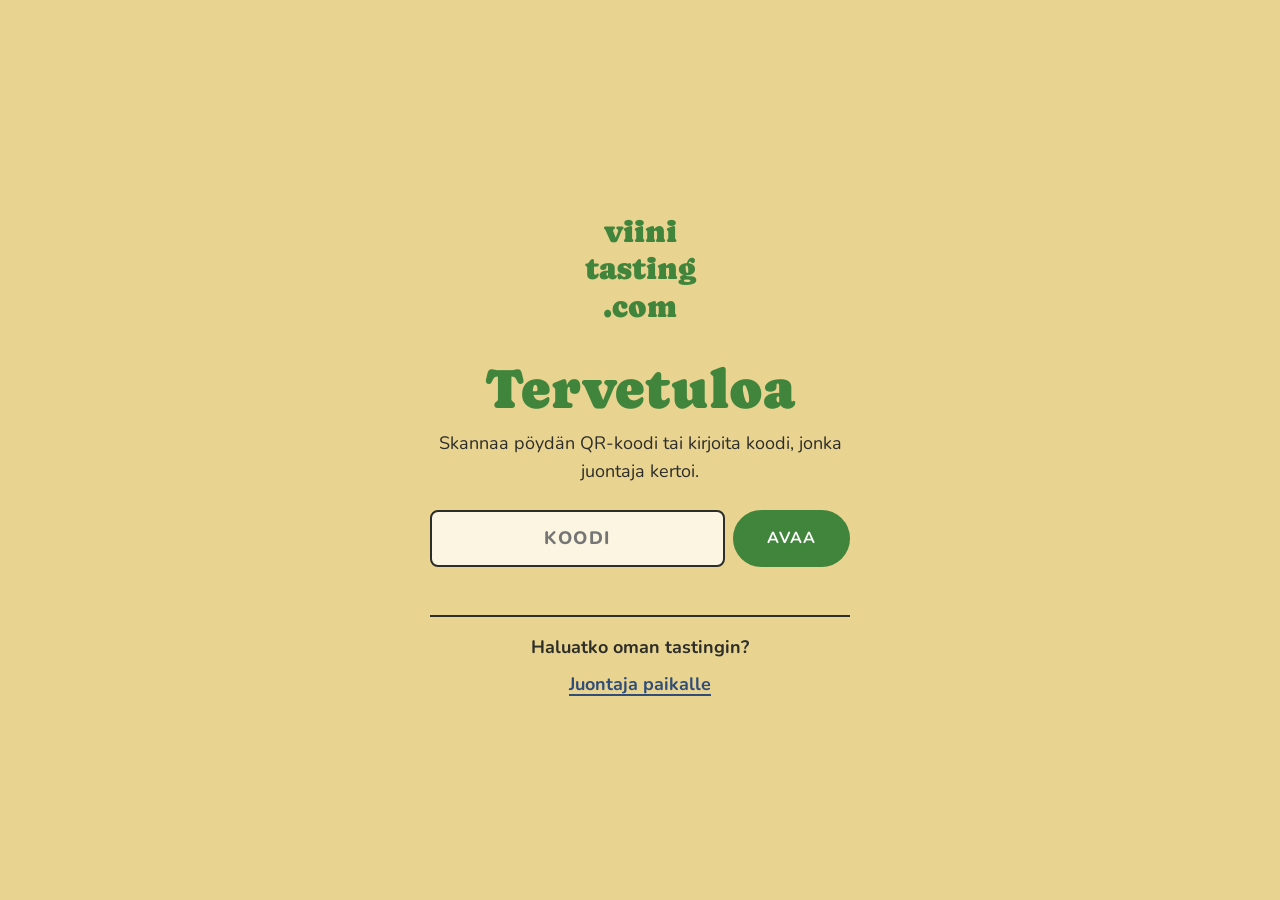
<file: index.html>
<!DOCTYPE html>
<html lang="fi" data-theme="vaalea">
<head>
<meta charset="utf-8">
<meta name="viewport" content="width=device-width, initial-scale=1">
<meta name="robots" content="noindex">
<meta name="theme-color" content="#e8d390">
<title>Viinitasting.com · Tasting</title>
<link rel="preconnect" href="https://firestore.googleapis.com" crossorigin>
<link rel="preconnect" href="https://identitytoolkit.googleapis.com" crossorigin>
<link rel="preconnect" href="https://fonts.googleapis.com">
<link rel="preconnect" href="https://fonts.gstatic.com" crossorigin>
<link rel="preload" href="/app.js?v=43" as="script">
<link href="https://fonts.googleapis.com/css2?family=Caprasimo&family=DM+Serif+Display&family=Nunito:wght@400;600;700;800&display=swap" rel="stylesheet">
<link rel="stylesheet" href="/app.css?v=37">
<style>
.lataus { min-height: 100vh; display: flex; align-items: center; justify-content: center; text-align: center; padding: var(--vali-6) var(--vali-5); }
.lataus > div { width: 100%; max-width: 420px; }
</style>
</head>
<body>
<div id="app"><main class="lataus"><div><svg class="sanamerkki" viewBox="0 0 200 150" role="img" aria-label="viinitasting.com"><g aria-hidden="true"><circle class="kupla" cx="30" cy="160" r="5" style="--t:4.2s;--d:-1s"/><circle class="kupla" cx="52" cy="160" r="3" style="--t:3.4s;--d:-2.6s"/><circle class="kupla" cx="78" cy="160" r="6" style="--t:5s;--d:-0.4s"/><circle class="kupla" cx="104" cy="160" r="4" style="--t:3.8s;--d:-3s"/><circle class="kupla" cx="128" cy="160" r="5" style="--t:4.6s;--d:-1.8s"/><circle class="kupla" cx="150" cy="160" r="3" style="--t:3.2s;--d:-0.9s"/><circle class="kupla" cx="172" cy="160" r="6" style="--t:5.4s;--d:-3.6s"/><circle class="kupla" cx="90" cy="160" r="3" style="--t:3s;--d:-2s"/><circle class="kupla" cx="140" cy="160" r="4" style="--t:4s;--d:-3.2s"/><circle class="kupla" cx="64" cy="160" r="4" style="--t:4.4s;--d:-4s"/></g><g class="rivi" style="--d:0s"><text class="sana" x="100" y="44">viini</text></g><g class="rivi" style="--d:.25s"><text class="sana" x="100" y="86">tasting</text></g><g class="rivi" style="--d:.5s"><text class="sana" x="100" y="128">.com</text></g></svg><div id="etusivu" class="e-sisus"><p class="o-vaimea" id="lataus-teksti">Avataan illan tastingia…</p></div></div></main></div>
<noscript>Tämä sivu tarvitsee JavaScriptin.</noscript>
<script src="/asetukset.js"></script>
<script src="/emojit.js?v=20"></script>
<script src="/yhteys.js?v=22"></script>
<script src="/qr.js"></script>
<script>
(function () {
  var A = window.VT_ASETUKSET || {};
  var haku = new URLSearchParams(location.search);
  var id = (haku.get("t") || "").trim().toLowerCase();
  var esikatselu = (haku.get("esikatselu") || "").trim().toLowerCase();
  // Kokeilu (?t=<tunnus>&kokeilu=1): asiakas voi kokeilla settiä etukäteen. Mitään ei tallenneta, eikä kokeilu sekoita illan tilaa samalla puhelimella.
  var kokeilu = haku.get("kokeilu") === "1";
  var alue = document.getElementById("etusivu");
  var VARAUS = A.varausLinkki || "https://viinitasting.com", ARVIO = A.arvioLinkki || "", KAUPPA = A.kauppaLinkki || "";
  function esc(x) { return String(x == null ? "" : x).replace(/[&<>"']/g, function (c) { return { "&": "&amp;", "<": "&lt;", ">": "&gt;", '"': "&quot;", "'": "&#39;" }[c]; }); }
  function teksti(t) { alue.innerHTML = '<p class="o-vaimea">' + esc(t) + "</p>"; }
  // Etusivu: QR-koodi tai juontajan kertoma koodi. Väärä koodi näytetään samalla sivulla, jotta voi yrittää heti uudelleen.
  function etusivu(virhe, koodi) {
    document.title = "Viinitasting.com · Tasting";
    alue.innerHTML = '<p class="o-display">Tervetuloa</p>' +
      '<p class="e-ohje">Skannaa pöydän QR-koodi tai kirjoita koodi, jonka juontaja kertoi.</p>' +
      '<form class="e-koodi" id="koodilomake" novalidate><label class="e-piilo" for="koodi">Tastingin koodi</label>' +
      '<input class="o-kentta" id="koodi" name="koodi" placeholder="Koodi" autocomplete="off" autocapitalize="characters" spellcheck="false" maxlength="60" value="' + esc((koodi || "").toUpperCase()) + '"' + (virhe ? ' aria-invalid="true" aria-describedby="koodivirhe"' : "") + ">" +
      '<button class="vt-painike" type="submit">Avaa</button></form>' +
      (virhe ? '<p class="e-virhe" id="koodivirhe" role="alert">' + esc(virhe) + "</p>" : "") +
      '<div class="e-oma"><p>Haluatko oman tastingin?</p><div class="e-linkit"><a class="vt-linkki" href="' + esc(VARAUS) + '">Juontaja paikalle</a>' +
      (KAUPPA ? '<a class="vt-linkki" href="' + esc(KAUPPA) + '">Omatoimitasting kotiin</a>' : "") + "</div></div>";
    document.getElementById("koodilomake").addEventListener("submit", function (e) {
      e.preventDefault();
      var v = document.getElementById("koodi").value.trim().toLowerCase().replace(/[åä]/g, "a").replace(/ö/g, "o").replace(/\s+/g, "-").replace(/[^a-z0-9-]/g, "");
      if (!v) { etusivu("Kirjoita koodi, niin avaan tastingin.", ""); return; }
      location.href = "/?t=" + encodeURIComponent(v);
    });
    if (virhe) { var k = document.getElementById("koodi"); k.focus(); k.select(); }
  }
  // Vanhentunut linkki: kiitos ja seuraavat askeleet umpikujan sijaan.
  function kiitos() {
    document.title = "Kiitos illasta · Viinitasting.com";
    alue.innerHTML = '<p class="o-display">Kiitos illasta!</p>' +
      '<p class="e-ohje">Tämän tastingin linkki on päättynyt. Toivottavasti ilta oli hyvä.</p>' +
      '<div class="e-askeleet"><a class="vt-painike vt-painike--leveä" href="' + esc(VARAUS) + '">Varaa juontaja paikalle</a>' +
      '<p class="o-vaimea">Saitko illan lopuksi lahjakortin? Se käy juontajan varaukseen.</p>' +
      (KAUPPA ? '<a class="vt-painike vt-painike--toissijainen vt-painike--leveä" href="' + esc(KAUPPA) + '">Valitse seuraava omatoimiteema</a>' : "") +
      (ARVIO ? '<a class="vt-painike vt-painike--toissijainen vt-painike--leveä" href="' + esc(ARVIO) + '">Kerro, miten ilta meni</a>' : "") + "</div>";
  }
  function kaynnista(t, tunnus) {
    t.id = tunnus;
    t.osoite = location.origin + "/?t=" + (t.kokeilu ? id : t.esikatselu ? esikatselu : tunnus);
    window.TASTING = t;
    document.title = (t.nimi || "Tasting") + " · Viinitasting.com";
    var s = document.createElement("script"); s.src = "/app.js?v=43"; document.body.appendChild(s);
  }
  // Esikatselu hallinnasta: tallentamaton setti tulee selaimen muistista, eikä mitään tallenneta palvelimelle.
  if (esikatselu && /^[a-z0-9-]{1,60}$/.test(esikatselu)) {
    var data = null;
    try { data = JSON.parse(localStorage.getItem("vt-esikatselu") || "null"); localStorage.removeItem("vt-tasting-esikatselu-" + esikatselu); } catch (e) {}
    if (!data) { teksti("Esikatselu ei auennut. Avaa se uudelleen hallinnasta."); return; }
    data.esikatselu = true;
    kaynnista(data, "esikatselu-" + esikatselu);
    return;
  }
  var EI_LOYDY = "Tällä koodilla tai linkillä ei löytynyt tastingia. Tarkista koodi tai kysy järjestäjältä.";
  if (!id) { etusivu(); return; }
  if (!/^[a-z0-9-]{1,60}$/.test(id) || !window.VTData) { etusivu(EI_LOYDY, id); return; }
  var aikaraja = setTimeout(function () { teksti("Yhteys on hidas. Odota hetki tai lataa sivu uudelleen."); }, 10000);
  window.VTData.haeTasting(id).then(function (t) {
    clearTimeout(aikaraja);
    if (!t) { etusivu(EI_LOYDY, id); return; }
    if (t.voimassaAstiMs && t.voimassaAstiMs < Date.now()) { kiitos(); return; }
    if (kokeilu) { t.esikatselu = true; t.kokeilu = true; kaynnista(t, "kokeilu-" + id); return; }
    kaynnista(t, id);
  }, function (e) {
    clearTimeout(aikaraja);
    // Firestore-säännöt eivät näytä vanhentunutta omatoimisettiä eivätkä omatoimipohjaa.
    if (e && e.code === "permission-denied") { kiitos(); return; }
    teksti("Tastingin lataus epäonnistui. Lataa sivu uudelleen.");
  });
})();
</script>
</body>
</html>
</file>
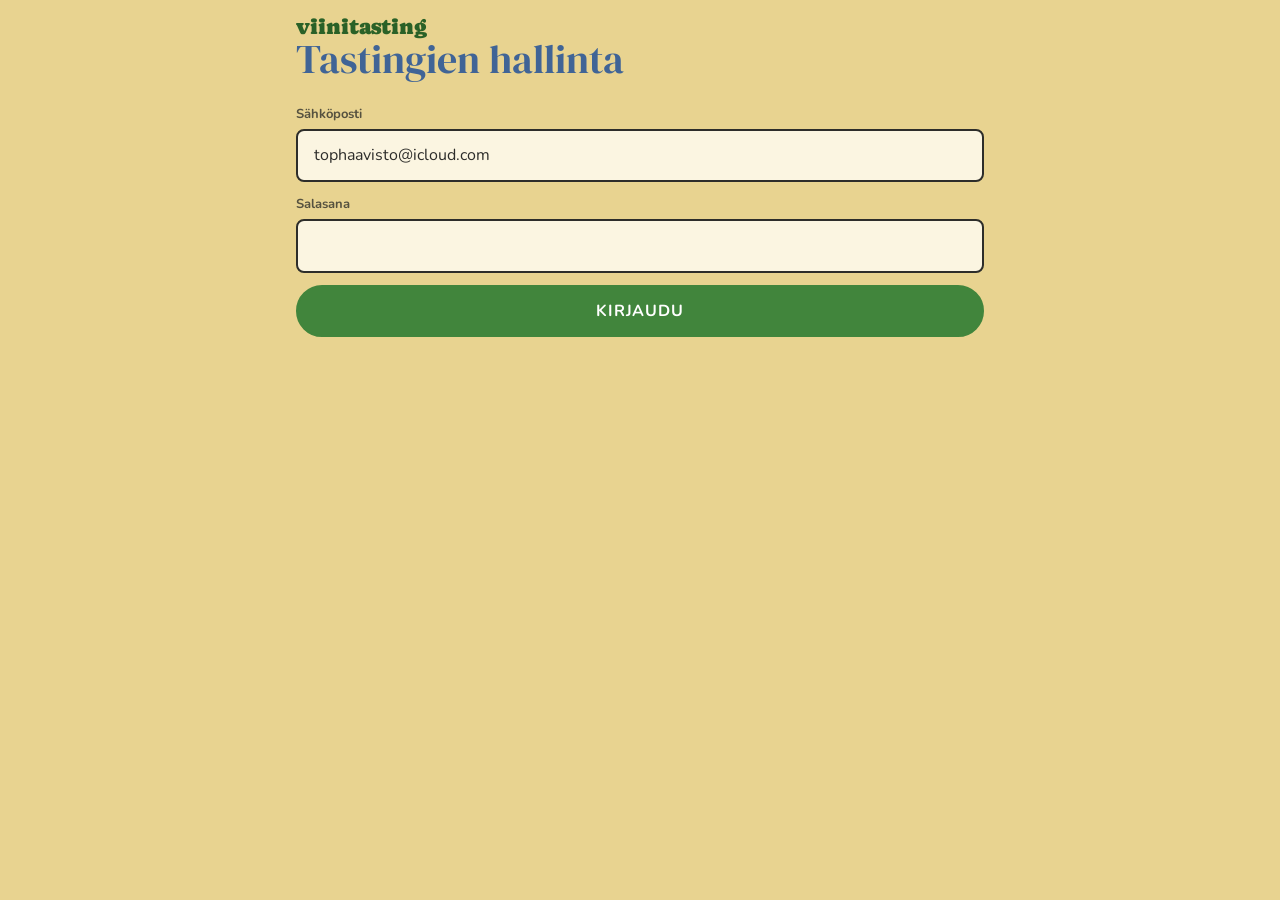
<file: hallinta/index.html>
<!DOCTYPE html>
<html lang="fi" data-theme="vaalea">
<head>
<meta charset="utf-8">
<meta name="viewport" content="width=device-width, initial-scale=1, viewport-fit=cover">
<meta name="robots" content="noindex">
<title>Tastingit · Viinitasting.com</title>
<link rel="preconnect" href="https://fonts.googleapis.com">
<link rel="preconnect" href="https://fonts.gstatic.com" crossorigin>
<link href="https://fonts.googleapis.com/css2?family=Caprasimo&family=DM+Serif+Display&family=Nunito:wght@400;600;700;800&display=swap" rel="stylesheet">
<link rel="stylesheet" href="/app.css?v=37">
<link rel="stylesheet" href="/hallinta/hallinta.css?v=10">
</head>
<body class="h-body">
<div id="app"><main class="o-kehys"><p class="o-vaimea">Ladataan…</p></main></div>
<noscript>Tämä sivu tarvitsee JavaScriptin.</noscript>
<script src="/asetukset.js"></script>
<script src="/emojit.js?v=18"></script>
<script src="/yhteys.js?v=22"></script>
<script src="/qr.js"></script>
<script src="/hallinta/hallinta.js?v=18"></script>
</body>
</html>
</file>
<file: app.css>
:root {
  --tausta: #e8d390; --pinta: #fbf5e1; --teksti: #2d2d2a; --teksti-vaimea: #55513f;
  --sininen: #406496; --sininen-syva: #2f4d78; --vihrea: #41853c; --vihrea-syva: #2a6127;
  --valkoinen: #ffffff; --on-vihrea: #ffffff; --muste: #2d2d2a; --voi: #e8d390;
  --virhe: #8f2a23; --viini-punainen: #7d2733; --on-viini-punainen: #ffffff;
  --alk-tausta: #d7e5f6; --viini-rose: #e3a5a0; --viini-valkoinen: #f1e7b4; --viini-kuohu: #b98f2e;
  --varjo-leima: 4px 4px 0 #2d2d2a; --varjo-pehmea: 0 6px 16px rgba(45, 45, 42, 0.16);
  --font-display: Caprasimo, "Cooper Black", Georgia, serif;
  --font-otsikko: "DM Serif Display", Georgia, "Times New Roman", serif;
  --font-leipa: Nunito, "Trebuchet MS", Arial, sans-serif;
  --vali-1: 4px; --vali-2: 8px; --vali-3: 12px; --vali-4: 16px; --vali-5: 24px; --vali-6: 32px; --vali-7: 48px; --vali-8: 64px;
  --kulma-s: 8px; --kulma-m: 16px; --kulma-l: 28px; --kulma-pilleri: 999px;
  --viiva: var(--teksti); --fokus: var(--teksti);
}
[data-theme="ilta"] {
  --tausta: #22221f; --pinta: #30302b; --teksti: #f3e9c6; --teksti-vaimea: #c4bb9c;
  --sininen: #a9c1e3; --sininen-syva: #a9c1e3; --vihrea-syva: #8fce88; --virhe: #f0a59c;
  --varjo-leima: 4px 4px 0 #f3e9c6;
}
* { box-sizing: border-box; }
html, body { margin: 0; }
body { font-family: var(--font-leipa); font-size: 18px; line-height: 1.6; background: var(--tausta); color: var(--teksti); -webkit-font-smoothing: antialiased; }
button { font: inherit; color: inherit; }
:focus-visible { outline: 3px solid var(--fokus); outline-offset: 3px; }
[hidden] { display: none !important; }

/* Yhteiset brändikomponentit */
.vt-painike { display: inline-flex; align-items: center; justify-content: center; min-height: 52px; padding: 0 var(--vali-6); border-radius: var(--kulma-pilleri); border: 2px solid var(--vihrea); background: var(--vihrea); color: var(--on-vihrea); font-family: var(--font-leipa); font-size: 16px; font-weight: 700; line-height: 1; letter-spacing: 0.06em; text-transform: uppercase; text-decoration: none; cursor: pointer; }
.vt-painike--toissijainen { background: var(--pinta); border-color: var(--vihrea-syva); color: var(--vihrea-syva); }
.vt-painike--pieni { min-height: 40px; padding: 0 var(--vali-5); font-size: 14px; }
.vt-painike:disabled { opacity: 0.45; cursor: not-allowed; }
.vt-painike--leveä { width: 100%; }
.vt-linkki { color: var(--sininen-syva); font-weight: 700; text-decoration: underline; text-decoration-thickness: 2px; text-underline-offset: 0.2em; background: none; border: 0; padding: 0; cursor: pointer; font-size: inherit; }
.vt-tyyppi { display: inline-flex; align-items: center; padding: var(--vali-1) var(--vali-3); border: 2px solid var(--muste); border-radius: var(--kulma-pilleri); font-size: 13px; font-weight: 700; letter-spacing: 0.06em; text-transform: uppercase; line-height: 1.4; color: var(--muste); background: var(--viini-valkoinen); }
.vt-tyyppi--punainen { background: var(--viini-punainen); color: var(--on-viini-punainen); }
.vt-tyyppi--rose { background: var(--viini-rose); }
.vt-tyyppi--kuohu { background: var(--viini-kuohu); }
.vt-tyyppi--alkoholiton { background: var(--alk-tausta); color: var(--sininen-syva); border-color: var(--sininen-syva); }
.vt-pallo { display: inline-flex; align-items: center; justify-content: center; flex: none; width: 48px; height: 48px; border-radius: var(--kulma-pilleri); background: var(--vihrea); color: var(--on-vihrea); font-family: var(--font-display); font-size: 28px; line-height: 1; }
.vt-vinkki { padding: var(--vali-5); background: var(--pinta); color: var(--teksti); border: 4px solid var(--vihrea); border-radius: var(--kulma-l); }
.vt-vinkki__nimi { display: block; margin-bottom: var(--vali-1); font-family: var(--font-display); font-size: 24px; line-height: 1.1; color: var(--vihrea-syva); }
.vt-kortti { padding: var(--vali-5); background: var(--pinta); border: 2px solid var(--viiva); border-radius: var(--kulma-l); box-shadow: var(--varjo-leima); }
.logo { display: block; height: 56px; width: auto; }

/* ---------- Osallistuja ---------- */
.o-kehys { max-width: 560px; margin: 0 auto; padding: var(--vali-4) var(--vali-4) var(--vali-8); }
.o-yla { display: flex; align-items: center; justify-content: space-between; gap: var(--vali-4); margin-bottom: var(--vali-4); }
.o-yla__nimi { font-size: 13px; font-weight: 700; letter-spacing: 0.06em; text-transform: uppercase; text-align: right; }
.o-tabit { display: flex; gap: var(--vali-2); flex-wrap: wrap; margin: 0 0 var(--vali-5); padding: 0; list-style: none; }
.o-tab { min-width: 44px; height: 44px; padding: 0 var(--vali-3); border-radius: var(--kulma-pilleri); border: 2px solid var(--viiva); background: var(--pinta); font-family: var(--font-display); font-size: 20px; line-height: 1; cursor: pointer; }
.o-tab--loppu { font-family: var(--font-leipa); font-size: 13px; font-weight: 700; letter-spacing: 0.06em; text-transform: uppercase; }
.o-tab[aria-current="true"] { background: var(--vihrea); border-color: var(--vihrea); color: var(--on-vihrea); }
.o-tab--valmis:not([aria-current="true"]) { border-color: var(--vihrea-syva); color: var(--vihrea-syva); }
.o-osio > :not(:first-child) { margin-top: var(--vali-5); }
.o-rivi { display: flex; align-items: center; gap: var(--vali-3); }
.o-h1 { margin: 0; font-family: var(--font-otsikko); font-size: 40px; font-weight: 400; line-height: 1.05; color: var(--sininen); }
.o-display { margin: 0; font-family: var(--font-display); font-size: 56px; line-height: 1; color: var(--vihrea); }
.o-ylatunniste { font-size: 13px; font-weight: 700; letter-spacing: 0.12em; text-transform: uppercase; }
.o-ingressi { margin: 0; }
.o-vaimea { margin: 0; font-size: 15px; line-height: 1.5; color: var(--teksti-vaimea); }
.o-kysymys { margin: 0; padding: var(--vali-5); border: 2px solid var(--viiva); border-radius: var(--kulma-l); background: var(--pinta); }
.o-kysymys legend { float: left; width: 100%; padding: 0; margin: 0 0 var(--vali-4); font-family: var(--font-otsikko); font-size: 24px; line-height: 1.2; }
.o-vaihtoehdot { clear: both; display: grid; grid-template-columns: 1fr 1fr; gap: var(--vali-2); }
.o-vaihtoehto { min-height: 52px; padding: var(--vali-2) var(--vali-3); border: 2px solid var(--viiva); border-radius: var(--kulma-m); background: var(--pinta); font-size: 16px; font-weight: 700; line-height: 1.25; cursor: pointer; text-align: center; }
.o-vaihtoehto[aria-pressed="true"] { background: var(--vihrea); border-color: var(--vihrea); color: var(--on-vihrea); }
.o-vaihtoehto:disabled { cursor: default; }
.o-vaihtoehto:disabled:not([aria-pressed="true"]) { opacity: 0.55; }
.o-label { display: block; margin: var(--vali-4) 0 var(--vali-2); font-size: 13px; font-weight: 600; color: var(--teksti-vaimea); }
.o-kentta { width: 100%; min-height: 52px; padding: var(--vali-3) var(--vali-4); border: 2px solid var(--viiva); border-radius: var(--kulma-s); background: var(--pinta); color: var(--teksti); font: inherit; font-size: 18px; }
textarea.o-kentta { min-height: 110px; resize: vertical; line-height: 1.5; }
.o-virhe { margin: var(--vali-2) 0 0; font-size: 15px; font-weight: 700; color: var(--virhe); }
.o-odota .vt-painike { margin-top: var(--vali-4); }
.o-odota p { margin: 0; font-size: 16px; line-height: 1.5; }
.o-tulos { display: flex; align-items: center; gap: var(--vali-4); padding: var(--vali-5); border-radius: var(--kulma-l); background: var(--vihrea); color: var(--on-vihrea); }
.o-tulos__luku { font-family: var(--font-display); font-size: 48px; line-height: 1; }
.o-tulos__teksti { font-size: 16px; font-weight: 700; line-height: 1.4; }
.o-vastaukset { margin: 0; padding: 0; list-style: none; }
.o-vastaukset li { padding: var(--vali-3) 0; border-bottom: 1.5px dotted var(--viiva); font-size: 15px; line-height: 1.5; }
.o-vastaukset b { display: block; font-size: 16px; }
.o-merkki { display: inline-block; margin-left: var(--vali-1); padding: 0 var(--vali-2); border-radius: var(--kulma-pilleri); font-size: 12px; font-weight: 800; letter-spacing: 0.06em; text-transform: uppercase; border: 2px solid currentColor; }
.o-merkki--oikein { color: var(--vihrea-syva); }
.o-merkki--vaarin { color: var(--virhe); }
.o-viini__nimi { margin: var(--vali-3) 0 0; font-family: var(--font-otsikko); font-size: 32px; font-weight: 400; line-height: 1.1; color: var(--sininen); }
.o-tiedot { display: grid; grid-template-columns: auto 1fr; gap: var(--vali-1) var(--vali-4); margin: var(--vali-4) 0; font-size: 15px; line-height: 1.4; }
.o-tiedot dt { font-size: 13px; font-weight: 600; color: var(--teksti-vaimea); }
.o-tiedot dd { margin: 0; }
.o-viini p { margin: 0 0 var(--vali-4); font-size: 16px; line-height: 1.55; }
.o-viini h3 { margin: var(--vali-4) 0 var(--vali-1); font-size: 13px; font-weight: 700; letter-spacing: 0.06em; text-transform: uppercase; color: var(--teksti-vaimea); }
.o-viini h3 + p { margin-top: 0; }
.o-h2 { margin: 0; font-family: var(--font-otsikko); font-size: 28px; font-weight: 400; line-height: 1.15; }
.o-lista { margin: 0; padding: 0; list-style: none; }
.o-lista li { display: flex; gap: var(--vali-3); align-items: flex-start; padding: var(--vali-4) 0; border-bottom: 2px solid var(--viiva); }
.o-lista .vt-pallo { width: 36px; height: 36px; font-size: 20px; }
.o-lista b { display: block; font-size: 17px; line-height: 1.3; }
.o-lista span:not(.vt-pallo) { display: block; font-size: 14px; line-height: 1.45; color: var(--teksti-vaimea); }
.o-lista .o-suosikki { display: inline-block; margin-top: var(--vali-1); color: var(--vihrea-syva); font-weight: 800; text-transform: uppercase; letter-spacing: 0.06em; font-size: 12px; }
.o-lahja { padding: var(--vali-6) var(--vali-5); background: var(--vihrea); color: var(--on-vihrea); border-radius: var(--kulma-l); }
.o-lahja__nimi { display: block; font-size: 16px; font-weight: 700; letter-spacing: 0.06em; text-transform: uppercase; }
.o-lahja__summa { display: block; margin: var(--vali-2) 0 var(--vali-3); font-family: var(--font-display); font-size: 64px; line-height: 1; }
.o-lahja p { margin: 0 0 var(--vali-5); font-size: 17px; line-height: 1.5; }
.o-valinta { display: grid; grid-template-columns: 1fr 1fr; gap: var(--vali-2); }
.o-valinta button { min-height: 52px; padding: 0 var(--vali-3); border-radius: var(--kulma-pilleri); border: 2px solid var(--on-vihrea); background: transparent; color: var(--on-vihrea); font-size: 15px; font-weight: 700; letter-spacing: 0.06em; text-transform: uppercase; line-height: 1.1; cursor: pointer; }
.o-valinta button[aria-pressed="true"] { background: var(--pinta); border-color: var(--pinta); color: var(--vihrea-syva); }
.o-valinta button:focus-visible { outline-color: var(--on-vihrea); }
.o-koodi > :not(:first-child) { margin-top: var(--vali-4); }
.o-koodi__nimi { display: block; font-size: 13px; font-weight: 700; letter-spacing: 0.06em; text-transform: uppercase; color: var(--teksti-vaimea); }
.o-koodi__koodi { display: block; margin-top: var(--vali-1); font-family: var(--font-display); font-size: 26px; line-height: 1.2; color: var(--vihrea-syva); letter-spacing: 0.02em; white-space: nowrap; }
.o-koodi .o-label { margin-top: 0; }
.o-jaa { display: grid; grid-template-columns: 1fr 1fr; gap: var(--vali-2); }
.o-jaa .vt-painike { padding: 0 var(--vali-3); }
.o-esikatselu { padding: var(--vali-4); border-radius: var(--kulma-m); border: 1.5px dotted var(--viiva); font-size: 15px; line-height: 1.5; white-space: pre-line; }
.o-ehdot { margin: 0; font-size: 13px; line-height: 1.45; color: var(--teksti-vaimea); }
.o-arviopyynto > :not(:first-child) { margin-top: var(--vali-3); }
.o-arviopyynto p { margin: 0; font-size: 16px; line-height: 1.5; }
.o-alatunniste { margin-top: var(--vali-7); text-align: center; font-size: 13px; color: var(--teksti-vaimea); }
.o-kopio { width: 100%; min-height: 160px; font-size: 14px; }
.o-linjat { display: grid; grid-template-columns: 1fr 1fr; gap: var(--vali-2); }
.o-linja { display: flex; flex-direction: column; align-items: center; justify-content: center; gap: var(--vali-1); min-height: 84px; padding: var(--vali-3); border: 2px solid var(--viiva); border-radius: var(--kulma-m); background: var(--pinta); font-size: 17px; font-weight: 800; line-height: 1.2; cursor: pointer; text-align: center; }
.o-linja small { font-size: 13px; font-weight: 600; color: var(--teksti-vaimea); }
.o-linja[aria-pressed="true"] { background: var(--vihrea); border-color: var(--vihrea); color: var(--on-vihrea); }
.o-linja[aria-pressed="true"] small { color: var(--on-vihrea); }
.o-linja--alk { background: var(--alk-tausta); border-color: var(--sininen-syva); color: var(--sininen-syva); }
.o-linja--alk[aria-pressed="true"] { background: var(--sininen); border-color: var(--sininen); color: var(--valkoinen); }
.o-linja--alk[aria-pressed="true"] small { color: var(--valkoinen); }
.o-ryhma { margin: var(--vali-5) 0 0; font-size: 13px; font-weight: 800; letter-spacing: 0.06em; text-transform: uppercase; color: var(--teksti-vaimea); }
.o-ryhma--alk { color: var(--sininen-syva); }
.o-lista li.o-alk { background: var(--alk-tausta); padding-left: var(--vali-3); padding-right: var(--vali-3); border-bottom-color: var(--sininen-syva); }
.o-lista li.o-alk .vt-pallo { background: var(--sininen); }
.o-lista span.o-alk-merkki { display: inline-block; margin: var(--vali-1) 0; padding: 0 var(--vali-2); border: 2px solid var(--sininen-syva); border-radius: var(--kulma-pilleri); background: var(--valkoinen); color: var(--sininen-syva); font-size: 12px; font-weight: 800; letter-spacing: 0.06em; text-transform: uppercase; line-height: 1.6; }
.o-lista li:not(.o-alk) + li.o-alk, .o-lista li.o-alk:first-child { border-top: 0; }
.j-pari { display: grid; grid-template-columns: 1fr 1fr; gap: calc(70 * var(--u)); margin-top: calc(50 * var(--u)); }
.j-pari__sarake { padding: calc(36 * var(--u)) calc(40 * var(--u)); border: calc(4 * var(--u)) solid var(--viiva); border-radius: calc(40 * var(--u)); background: var(--pinta); }
.j-pari__sarake--alk { background: var(--alk-tausta); border-color: var(--sininen-syva); }
.j-pari .j-kysymykset { margin-top: calc(28 * var(--u)); gap: calc(26 * var(--u)); }
.j-pari .j-kysymykset b { font-size: calc(46 * var(--u)); }
/* Jakaumat */
.pk { margin: 0; padding: 0; list-style: none; display: grid; gap: 0.5em; }
.pk li { display: grid; grid-template-columns: 1fr auto; gap: 0.2em 0.6em; align-items: baseline; padding: 0 !important; border: 0 !important; }
.pk-teksti { font-weight: 700; line-height: 1.25; }
.pk-teksti em { display: inline-block; margin-left: 0.3em; padding: 0 0.5em; border-radius: 999px; background: var(--sininen); color: #fff; font-size: 0.72em; font-style: normal; font-weight: 800; letter-spacing: 0.05em; text-transform: uppercase; }
.pk-luku { font-weight: 800; font-variant-numeric: tabular-nums; }
.pk-palkki { grid-column: 1 / -1; height: 0.5em; border-radius: 999px; background: rgba(45, 45, 42, 0.13); overflow: hidden; }
.pk-palkki i { display: block; height: 100%; border-radius: inherit; background: var(--teksti-vaimea); }
.pk li.on-oma .pk-palkki i { background: var(--sininen); }
.pk li.on-oikea .pk-palkki i { background: var(--vihrea); }
.pk li.on-oikea .pk-teksti { color: var(--vihrea-syva); }
.o-fakta { display: block; margin-top: var(--vali-2); padding: var(--vali-2) var(--vali-3); border-left: 4px solid var(--vihrea); background: var(--pinta); font-size: 15px; line-height: 1.45; }
.o-jakauma { margin-top: var(--vali-3); font-size: 15px; }
.o-jakauma__otsikko { display: block; margin-bottom: var(--vali-2); font-size: 12px; font-weight: 800; letter-spacing: 0.06em; text-transform: uppercase; color: var(--teksti-vaimea); }
.o-vastaukset b.o-oma { color: var(--sininen-syva); }
.o-vaihtoehdot--yksi { grid-template-columns: 1fr; }
.o-aromit { clear: both; display: flex; flex-wrap: wrap; gap: var(--vali-2); }
.o-aromi { min-height: 44px; padding: var(--vali-2) var(--vali-4); border: 2px solid var(--viiva); border-radius: var(--kulma-pilleri); background: var(--pinta); font-size: 15px; font-weight: 700; line-height: 1.2; cursor: pointer; }
.o-aromi[aria-pressed="true"] { background: var(--vihrea); border-color: var(--vihrea); color: var(--on-vihrea); }
.o-aromi:disabled { cursor: default; }
.o-aromi:disabled:not([aria-pressed="true"]) { opacity: 0.5; }
.o-tahdet { clear: both; display: flex; align-items: center; gap: 2px; }
.o-tahti { width: 44px; height: 48px; border: 0; background: none; padding: 0; font-size: 36px; line-height: 1; color: rgba(45, 45, 42, 0.28); cursor: pointer; }
.o-tahti[aria-pressed="true"] { color: var(--viini-kuohu); }
.o-tahti--nolla { width: 44px; height: 44px; margin-right: var(--vali-2); border: 2px solid var(--viiva); border-radius: var(--kulma-pilleri); background: var(--pinta); font-family: var(--font-display); font-size: 20px; color: var(--teksti-vaimea); }
.o-tahti--nolla[aria-pressed="true"] { background: var(--vihrea); border-color: var(--vihrea); color: var(--on-vihrea); }
.o-tahti:disabled { cursor: default; }
.o-havainto p { margin: var(--vali-2) 0 0; font-size: 16px; }
.o-tahtirivi { color: var(--viini-kuohu); letter-spacing: 0.05em; }
.o-keskiarvot { margin: 0; padding: 0; list-style: none; }
.o-keskiarvot li { display: grid; grid-template-columns: 1fr auto; gap: 0.2em 0.6em; padding: var(--vali-2) 0; font-size: 15px; }
.o-keskiarvot b { font-variant-numeric: tabular-nums; }
.o-keskiarvot .pk-palkki { grid-column: 1 / -1; }
.o-keskiarvot .pk-palkki i { background: var(--viini-kuohu); }
.j-aromit { display: flex; flex-wrap: wrap; gap: calc(18 * var(--u)); margin-top: calc(56 * var(--u)); max-width: calc(1500 * var(--u)); }
.j-aromit span { padding: calc(14 * var(--u)) calc(34 * var(--u)); border: calc(3 * var(--u)) solid var(--viiva); border-radius: 999px; background: var(--pinta); font-size: calc(38 * var(--u)); font-weight: 700; }
.j-tulos .o-keskiarvot li { font-size: calc(28 * var(--u)); padding: calc(8 * var(--u)) 0; }
.j-tulos .o-keskiarvot .pk-palkki { height: calc(14 * var(--u)); }
.j-huomio { font-size: calc(32 * var(--u)); line-height: 1.4; }
.p-laskuri details summary { cursor: pointer; font-weight: 800; padding: var(--vali-2) 0; }
.o-vaihtoehdot--yksi .o-vaihtoehto { text-align: left; padding-left: var(--vali-4); }
/* Iso näyttö: paljastus ja tulokset */
.j-otsake { display: flex; align-items: center; gap: calc(36 * var(--u)); }
.j-otsake .j-otsikko { margin: 0; font-size: calc(76 * var(--u)); }
.j-meta { display: flex; flex-wrap: wrap; align-items: center; gap: calc(14 * var(--u)) calc(24 * var(--u)); margin-top: calc(16 * var(--u)); font-size: calc(30 * var(--u)); color: var(--teksti-vaimea); }
.j-tulokset { flex: 1; min-height: 0; display: grid; grid-template-columns: repeat(3, 1fr); gap: calc(36 * var(--u)); margin-top: calc(44 * var(--u)); }
.j-tulokset--4 { grid-template-columns: repeat(4, 1fr); gap: calc(28 * var(--u)); }
.j-tulokset--4 .j-tulos { padding: calc(30 * var(--u)) calc(28 * var(--u)); }
.j-tulokset--4 .pk { font-size: calc(23 * var(--u)); }
.j-tulos { display: flex; flex-direction: column; gap: calc(18 * var(--u)); padding: calc(32 * var(--u)) calc(36 * var(--u)); border: calc(4 * var(--u)) solid var(--viiva); border-radius: calc(36 * var(--u)); background: var(--pinta); min-height: 0; overflow: hidden; }
.j-tulos > b { font-family: var(--font-otsikko); font-weight: 400; font-size: calc(36 * var(--u)); line-height: 1.15; }
.j-tulos .pk { font-size: calc(26 * var(--u)); }
.j-tulos__n { font-size: calc(22 * var(--u)); font-weight: 700; color: var(--teksti-vaimea); }
.j-tulos__oikea { font-size: calc(34 * var(--u)); font-weight: 800; color: var(--vihrea-syva); }
.j-tulos__odota { font-size: calc(28 * var(--u)); line-height: 1.35; color: var(--teksti-vaimea); }
.j-tulos__fakta { margin-top: auto; padding-top: calc(14 * var(--u)); border-top: calc(3 * var(--u)) dotted var(--viiva); font-size: calc(23 * var(--u)); line-height: 1.35; }
/* Puhelinpaneeli: laskurit */
.p-laskuri { margin-top: var(--vali-4); }
.p-laskuri h3 { margin: 0 0 var(--vali-2); font-family: var(--font-otsikko); font-size: 19px; font-weight: 400; line-height: 1.25; }
.p-laskuri ul { margin: 0; padding: 0; list-style: none; }
.p-laskuri li { display: grid; grid-template-columns: 1fr auto 40px 34px 40px; align-items: center; gap: var(--vali-2); padding: var(--vali-1) 0; border-bottom: 1.5px dotted var(--viiva); font-size: 15px; line-height: 1.3; }
.p-laskuri li.on-oikea > span:first-child { color: var(--vihrea-syva); font-weight: 800; }
.p-laskuri .p-puh { font-size: 12px; font-weight: 700; color: var(--teksti-vaimea); white-space: nowrap; }
.p-laskuri button { width: 40px; height: 40px; border-radius: var(--kulma-pilleri); border: 2px solid var(--viiva); background: var(--pinta); font-size: 20px; font-weight: 800; cursor: pointer; }
.p-laskuri b { text-align: center; font-size: 20px; font-variant-numeric: tabular-nums; }
.p-laskuri .p-tila { display: block; margin-top: var(--vali-1); font-size: 12px; font-weight: 800; letter-spacing: 0.06em; text-transform: uppercase; color: var(--teksti-vaimea); }
.p-laskuri .p-tila.on { color: var(--vihrea-syva); }
.p-jaa { display: grid; grid-template-columns: 2fr 1fr; gap: var(--vali-2); margin-top: var(--vali-4); }
.p-jaa .vt-painike { padding: 0 var(--vali-3); }

/* ---------- Juontaja ---------- */
body.juontaja { background: #161614; overflow: hidden; }
.j-kehys { position: fixed; inset: 0; display: flex; align-items: center; justify-content: center; }
.j-lava { --u: 0.5px; position: relative; width: calc(1920 * var(--u)); height: calc(1080 * var(--u)); overflow: hidden; background: var(--tausta); color: var(--teksti); display: flex; flex-direction: column; padding: calc(100 * var(--u)) calc(130 * var(--u)); }
.j-lava--kansi { background: var(--vihrea); color: var(--on-vihrea); }
.j-lava--loppu { background: var(--sininen); color: var(--valkoinen); }
[data-theme="ilta"] .j-lava--loppu { color: var(--muste); }
.j-logo { position: absolute; top: calc(80 * var(--u)); right: calc(110 * var(--u)); height: calc(200 * var(--u)); width: auto; }
.j-display { margin: 0; font-family: var(--font-display); font-size: calc(190 * var(--u)); line-height: 1; }
.j-ala { margin: calc(28 * var(--u)) 0 0; font-size: calc(46 * var(--u)); line-height: 1.3; }
.j-ylatunniste { font-size: calc(32 * var(--u)); font-weight: 700; letter-spacing: 0.12em; text-transform: uppercase; }
.j-otsikko { margin: calc(28 * var(--u)) 0 0; font-family: var(--font-otsikko); font-size: calc(104 * var(--u)); font-weight: 400; line-height: 1.02; color: var(--sininen); }
.j-rivi { display: flex; align-items: center; gap: calc(32 * var(--u)); }
.j-pallo { display: inline-flex; align-items: center; justify-content: center; width: calc(120 * var(--u)); height: calc(120 * var(--u)); border-radius: var(--kulma-pilleri); background: var(--vihrea); color: var(--on-vihrea); font-family: var(--font-display); font-size: calc(72 * var(--u)); line-height: 1; }
.j-lava .vt-tyyppi { font-size: calc(30 * var(--u)); padding: calc(10 * var(--u)) calc(30 * var(--u)); border-width: calc(4 * var(--u)); }
.j-palstat { display: flex; gap: calc(90 * var(--u)); flex: 1; min-height: 0; }
.j-palsta { flex: 1; display: flex; flex-direction: column; justify-content: center; min-width: 0; }
.j-palsta--kapea { flex: 0 0 calc(620 * var(--u)); }
.j-qr { display: block; width: calc(460 * var(--u)); height: calc(460 * var(--u)); border-radius: calc(24 * var(--u)); background: var(--valkoinen); }
.j-qr-pieni { position: absolute; right: calc(80 * var(--u)); bottom: calc(80 * var(--u)); display: flex; align-items: center; gap: calc(24 * var(--u)); font-size: calc(28 * var(--u)); font-weight: 700; text-align: right; color: var(--teksti-vaimea); }
.j-qr-pieni svg { width: calc(200 * var(--u)); height: calc(200 * var(--u)); border-radius: calc(12 * var(--u)); }
.j-osoite { margin-top: calc(24 * var(--u)); font-size: calc(40 * var(--u)); font-weight: 800; }
.j-kysymykset { margin: calc(50 * var(--u)) 0 0; padding: 0; list-style: none; display: flex; flex-direction: column; gap: calc(40 * var(--u)); max-width: calc(1350 * var(--u)); }
.j-kysymykset b { display: block; font-family: var(--font-otsikko); font-weight: 400; font-size: calc(56 * var(--u)); line-height: 1.15; }
.j-vaihtoehdot { display: flex; flex-wrap: wrap; gap: calc(16 * var(--u)); margin-top: calc(16 * var(--u)); }
.j-vaihtoehdot span { padding: calc(10 * var(--u)) calc(28 * var(--u)); border: calc(3 * var(--u)) solid var(--viiva); border-radius: var(--kulma-pilleri); background: var(--pinta); font-size: calc(34 * var(--u)); font-weight: 700; }
.j-tiedot { display: grid; grid-template-columns: auto 1fr; gap: calc(14 * var(--u)) calc(50 * var(--u)); margin: calc(50 * var(--u)) 0 0; font-size: calc(40 * var(--u)); line-height: 1.3; }
.j-tiedot dt { font-weight: 700; color: var(--teksti-vaimea); }
.j-tiedot dd { margin: 0; }
.j-oikeat { padding: calc(44 * var(--u)); background: var(--pinta); border: calc(4 * var(--u)) solid var(--viiva); border-radius: calc(40 * var(--u)); box-shadow: calc(8 * var(--u)) calc(8 * var(--u)) 0 var(--viiva); }
.j-oikeat ul { margin: calc(20 * var(--u)) 0 0; padding: 0; list-style: none; }
.j-oikeat li { padding: calc(14 * var(--u)) 0; border-top: calc(3 * var(--u)) dotted var(--viiva); font-size: calc(30 * var(--u)); line-height: 1.3; }
.j-oikeat li b { display: block; font-size: calc(42 * var(--u)); }
.j-sana { margin-top: calc(40 * var(--u)); padding: calc(36 * var(--u)) calc(44 * var(--u)); border-radius: calc(40 * var(--u)); background: var(--vihrea); color: var(--on-vihrea); }
.j-sana__sana { display: block; font-family: var(--font-display); font-size: calc(110 * var(--u)); line-height: 1; margin-top: calc(10 * var(--u)); }
.j-asetus { margin-top: calc(30 * var(--u)); font-size: calc(26 * var(--u)); }
.j-asetus input { width: 100%; margin-top: calc(10 * var(--u)); padding: calc(14 * var(--u)) calc(20 * var(--u)); border-radius: calc(12 * var(--u)); border: 2px solid var(--muste); font: inherit; font-size: calc(28 * var(--u)); color: var(--muste); background: var(--valkoinen); }
.qr-tyhja { display: flex; align-items: center; justify-content: center; padding: 8%; text-align: center; color: var(--muste); font-weight: 700; background: var(--valkoinen); }
.j-ohjaus { position: fixed; left: 50%; bottom: 12px; transform: translateX(-50%); display: flex; align-items: center; gap: 6px; padding: 6px; border-radius: var(--kulma-pilleri); background: rgba(22, 22, 20, 0.88); color: #f3e9c6; box-shadow: var(--varjo-pehmea); opacity: 0.85; transition: opacity 0.4s; font-size: 14px; z-index: 5; }
.j-ohjaus:hover, .j-ohjaus:focus-within { opacity: 1; }
body.j-levossa .j-ohjaus { opacity: 0; pointer-events: none; }
body.j-levossa { cursor: none; }
.j-ohjaus button, .j-ohjaus a { white-space: nowrap; min-height: 40px; padding: 0 14px; border-radius: var(--kulma-pilleri); border: 0; background: transparent; color: inherit; font-weight: 700; cursor: pointer; text-decoration: none; display: inline-flex; align-items: center; }
.j-ohjaus button:hover, .j-ohjaus a:hover { background: rgba(243, 233, 198, 0.15); }
.j-ohjaus .j-laskuri { white-space: nowrap; padding: 0 8px; font-variant-numeric: tabular-nums; }


/* ---------- Juontajan puhelinpaneeli ---------- */
.p-kehys { max-width: 560px; margin: 0 auto; padding: 0 var(--vali-4) 170px; }
.p-kehys > :not(:first-child) { margin-top: var(--vali-4); }
.p-yla { position: sticky; top: 0; z-index: 3; display: flex; align-items: center; justify-content: space-between; gap: var(--vali-3); padding: calc(var(--vali-3) + env(safe-area-inset-top)) 0 var(--vali-3); background: var(--tausta); border-bottom: 2px solid var(--viiva); }
.p-yla__nimi { display: block; font-family: var(--font-otsikko); font-size: 20px; line-height: 1.2; }
.p-chip, .j-chip { flex: none; padding: var(--vali-1) var(--vali-3); border-radius: var(--kulma-pilleri); border: 2px solid var(--viiva); font-size: 12px; font-weight: 800; letter-spacing: 0.06em; text-transform: uppercase; color: var(--teksti-vaimea); background: var(--pinta); white-space: nowrap; }
.p-chip.on { background: var(--vihrea); border-color: var(--vihrea); color: var(--on-vihrea); }
.j-chip { margin-left: 4px; background: transparent; border-color: rgba(243, 233, 198, 0.4); color: inherit; }
.j-chip.on { background: var(--vihrea); border-color: var(--vihrea); color: #fff; }
.p-ohje { margin: var(--vali-3) 0 0; font-size: 14px; line-height: 1.45; color: var(--teksti-vaimea); }
.p-nyt > :not(:first-child) { margin-top: var(--vali-4); }
.p-osio > :not(:first-child) { margin-top: var(--vali-4); }
.p-osio { scroll-margin-top: var(--vali-3); transition: box-shadow 0.2s, border-color 0.2s; }
.p-osio.on-nyt { border-color: var(--vihrea); box-shadow: 4px 4px 0 var(--vihrea); outline: 3px solid var(--vihrea); outline-offset: -1px; }
.p-osio__yla { display: flex; align-items: center; justify-content: space-between; gap: var(--vali-3); flex-wrap: wrap; }
.p-osio__yla .p-vaihe { flex: 1 1 auto; min-width: 0; }
.p-osio__yla .vt-painike--pieni { min-height: 36px; padding: 0 var(--vali-4); font-size: 12px; }
.p-nyt-merkki { display: inline-flex; align-items: center; gap: 6px; padding: 4px 12px; border-radius: var(--kulma-pilleri); background: var(--vihrea); color: var(--on-vihrea); font-size: 12px; font-weight: 800; letter-spacing: 0.06em; text-transform: uppercase; }
.p-nyt-merkki::before { content: ""; width: 8px; height: 8px; border-radius: 999px; background: currentColor; animation: o-live 1.8s ease-out infinite; }
.p-ala__nyt { padding: 0; border: 0; background: none; font: inherit; color: inherit; text-align: left; cursor: pointer; }
.p-ala__nyt b { color: var(--vihrea-syva); }
.p-vaihe { display: block; font-size: 13px; font-weight: 800; letter-spacing: 0.06em; text-transform: uppercase; color: var(--vihrea-syva); }
.p-h1 { margin: 0; font-family: var(--font-otsikko); font-size: 30px; font-weight: 400; line-height: 1.1; color: var(--sininen); }
.p-sana { padding: var(--vali-4) var(--vali-5); border-radius: var(--kulma-l); background: var(--vihrea); color: var(--on-vihrea); }
.p-sana span { display: block; font-size: 13px; font-weight: 800; letter-spacing: 0.06em; text-transform: uppercase; }
.p-sana b { display: block; font-family: var(--font-display); font-weight: 400; font-size: 52px; line-height: 1.05; margin: var(--vali-1) 0 var(--vali-3); }
.p-sana__nappi { min-height: 40px; padding: 0 var(--vali-4); border-radius: var(--kulma-pilleri); border: 2px solid var(--on-vihrea); background: transparent; color: var(--on-vihrea); font-size: 13px; font-weight: 800; letter-spacing: 0.06em; text-transform: uppercase; cursor: pointer; }
.p-muisti h3 { margin: 0 0 var(--vali-1); font-size: 13px; font-weight: 800; letter-spacing: 0.06em; text-transform: uppercase; color: var(--teksti-vaimea); }
.p-muisti p { margin: 0; font-size: 16px; line-height: 1.5; }
.p-vastaukset { margin: 0; padding: 0; list-style: none; }
.p-vastaukset li { padding: var(--vali-2) 0; border-bottom: 1.5px dotted var(--viiva); font-size: 15px; line-height: 1.4; }
.p-vastaukset b { display: block; font-size: 18px; color: var(--vihrea-syva); }
.p-qr { display: flex; gap: var(--vali-4); align-items: center; }
.p-qr svg, .p-qr .qr-tyhja { flex: none; width: 120px; height: 120px; border-radius: var(--kulma-s); font-size: 12px; }
.p-qr b { display: block; font-size: 15px; color: var(--sininen-syva); margin-bottom: var(--vali-3); word-break: break-all; }
.p-ohjelma { border: 2px solid var(--viiva); border-radius: var(--kulma-l); background: var(--pinta); }
.p-ohjelma summary { padding: var(--vali-4) var(--vali-5); font-family: var(--font-otsikko); font-size: 22px; cursor: pointer; }
.p-ohjelma ol { margin: 0; padding: 0 var(--vali-3) var(--vali-3); list-style: none; }
.p-ohjelma button { display: flex; align-items: center; gap: var(--vali-3); width: 100%; min-height: 48px; padding: var(--vali-2) var(--vali-3); border: 0; border-radius: var(--kulma-m); background: transparent; font-size: 16px; font-weight: 700; text-align: left; cursor: pointer; }
.p-ohjelma button span { flex: none; width: 30px; height: 30px; display: inline-flex; align-items: center; justify-content: center; border-radius: var(--kulma-pilleri); border: 2px solid var(--viiva); font-size: 13px; }
.p-ohjelma button[aria-current="true"] { background: var(--vihrea); color: var(--on-vihrea); }
.p-ohjelma button[aria-current="true"] span { border-color: var(--on-vihrea); }
.p-asetukset { display: flex; flex-wrap: wrap; gap: var(--vali-3) var(--vali-5); align-items: center; font-size: 15px; }
.p-ala { position: fixed; left: 0; right: 0; bottom: 0; z-index: 4; padding: var(--vali-3) var(--vali-4) calc(var(--vali-3) + env(safe-area-inset-bottom)); background: var(--pinta); border-top: 2px solid var(--viiva); box-shadow: var(--varjo-pehmea); }
.p-ala p { max-width: 560px; margin: 0 auto var(--vali-2); font-size: 14px; font-weight: 700; color: var(--teksti-vaimea); }
.p-napit { max-width: 560px; margin: 0 auto; display: grid; grid-template-columns: 1fr 2.4fr; gap: var(--vali-3); }
.p-napit .vt-painike { min-height: 60px; font-size: 18px; padding: 0 var(--vali-4); }
.p-iso { position: fixed; inset: 0; z-index: 10; display: flex; flex-direction: column; align-items: center; justify-content: center; gap: var(--vali-4); padding: var(--vali-5); text-align: center; cursor: pointer; }
.p-iso span { font-size: 14px; font-weight: 700; opacity: 0.75; }
.p-iso--qr { background: var(--valkoinen); color: var(--muste); }
.p-iso--qr svg, .p-iso--qr .qr-tyhja { width: min(86vw, 62vh); height: min(86vw, 62vh); }
.p-iso--qr b { font-size: 22px; word-break: break-all; }
.p-iso--sana { background: var(--vihrea); color: var(--on-vihrea); }
.p-iso--sana small { font-size: 16px; font-weight: 800; letter-spacing: 0.12em; text-transform: uppercase; }
.p-iso--sana b { font-family: var(--font-display); font-weight: 400; font-size: min(24vw, 30vh); line-height: 1; word-break: break-word; }
/* ---------- Pöytäkortti ---------- */
.k-tyokalut { max-width: 820px; margin: 0 auto; padding: var(--vali-5) var(--vali-4); display: flex; flex-wrap: wrap; gap: var(--vali-4); align-items: center; }
.k-tyokalut p { margin: 0; flex: 1 1 260px; font-size: 15px; line-height: 1.5; }
.k-sivu { width: 210mm; height: 297mm; margin: 0 auto var(--vali-6); display: grid; grid-template-columns: 1fr 1fr; grid-template-rows: 1fr 1fr; background: var(--tausta); box-shadow: var(--varjo-pehmea); }
.k-kortti { position: relative; display: flex; flex-direction: column; align-items: center; justify-content: center; text-align: center; padding: 10mm; border: 0.3mm dashed rgba(45, 45, 42, 0.35); }
.k-kortti .logo { height: 16mm; margin-bottom: 6mm; }
.k-kortti h2 { margin: 0; font-family: var(--font-otsikko); font-size: 22pt; font-weight: 400; line-height: 1.1; color: var(--sininen); }
.k-kortti p { margin: 3mm 0 5mm; font-size: 10pt; line-height: 1.45; }
.k-kortti svg, .k-kortti .qr-tyhja { width: 42mm; height: 42mm; border-radius: 3mm; }
.k-kortti .k-osoite { margin-top: 3mm; font-size: 10pt; font-weight: 800; color: var(--sininen-syva); word-break: break-all; }
@media print {
  @page { size: A4; margin: 0; }
  body { background: var(--tausta); }
  .k-tyokalut { display: none; }
  .k-sivu { margin: 0; box-shadow: none; }
}
@media (max-width: 860px) { .k-sivu { transform: scale(0.45); transform-origin: top left; margin-bottom: calc(-297mm * 0.55); margin-left: var(--vali-4); } }

/* Kuvat */
.o-kuvat { display: grid; gap: var(--vali-3); margin: var(--vali-2) calc(-1 * var(--vali-5)) var(--vali-5); }
.o-kuva { display: block; width: 100%; height: auto; max-height: 82vh; max-height: 82svh; object-fit: cover; background: rgba(45, 45, 42, 0.08); cursor: zoom-in; }
.o-kuva:not([src]) { min-height: 60vh; }
.o-kuva-iso { position: fixed; inset: 0; z-index: 50; display: flex; flex-direction: column; align-items: center; justify-content: center; gap: var(--vali-3); padding: var(--vali-3); background: rgba(16, 16, 14, 0.94); color: #f3e9c6; font-size: 14px; font-weight: 700; cursor: zoom-out; }
.o-kuva-iso img { max-width: 100%; max-height: calc(100vh - 60px); max-height: calc(100svh - 60px); object-fit: contain; border-radius: var(--kulma-s); }
.j-kuva { display: block; width: 100%; height: calc(260 * var(--u)); object-fit: contain; border-radius: calc(20 * var(--u)); background: rgba(45, 45, 42, 0.06); }
.j-kuva:not([src]) { display: none; }
/* Omat havainnot */
.o-oma { clear: both; }
.o-omat { display: flex; flex-wrap: wrap; gap: var(--vali-2); }
.o-omat span { padding: var(--vali-1) var(--vali-3); border-radius: var(--kulma-pilleri); background: var(--alk-tausta); color: var(--sininen-syva); font-size: 14px; font-weight: 700; line-height: 1.3; }
.j-omat { margin-top: calc(20 * var(--u)); gap: calc(12 * var(--u)); }
.j-omat span { font-size: calc(24 * var(--u)); padding: calc(6 * var(--u)) calc(18 * var(--u)); }
/* Omat havainnot ja aromikuplat */
.o-lisaa-oma { clear: both; display: grid; grid-template-columns: 1fr auto; gap: var(--vali-2); }
.o-lisaa-oma .o-kentta { min-height: 48px; font-size: 16px; }
.o-lisaa-oma .vt-painike { min-height: 48px; }
.o-omat-lista { display: flex; flex-wrap: wrap; gap: var(--vali-2); margin-top: var(--vali-3); }
.o-oma-chip { display: inline-flex; align-items: center; gap: var(--vali-1); padding: var(--vali-1) var(--vali-1) var(--vali-1) var(--vali-3); border-radius: var(--kulma-pilleri); background: var(--sininen); color: #fff; font-size: 15px; font-weight: 700; line-height: 1.3; }
.o-oma-chip button { width: 30px; height: 30px; border: 0; border-radius: var(--kulma-pilleri); background: rgba(255, 255, 255, 0.18); color: #fff; font-size: 17px; line-height: 1; cursor: pointer; }
.o-kuplat { margin: 0; padding: 0; list-style: none; display: flex; flex-wrap: wrap; align-items: center; gap: 0.45em; font-size: 14px; }
.o-kupla { --s: 0; display: inline-flex; align-items: center; gap: 0.4em; padding: calc(0.35em + 0.25em * var(--s)) calc(0.8em + 0.4em * var(--s)); border-radius: 999px;
  background: rgba(65, 133, 60, calc(0.18 + 0.6 * var(--s)));
  background: color-mix(in srgb, var(--vihrea) calc(18% + 60% * var(--s)), var(--pinta)); color: var(--teksti);
  border: 2px solid transparent; font-size: calc(1em + 0.75em * var(--s)); font-weight: 800; line-height: 1.15; }
.o-kupla[style*="--s:1"], .o-kupla[style*="--s:0.9"], .o-kupla[style*="--s:0.8"], .o-kupla[style*="--s:0.7"], .o-kupla[style*="--s:0.6"] { color: #fff; }
.o-kupla b { display: inline-flex; align-items: center; justify-content: center; min-width: 1.6em; height: 1.6em; padding: 0 0.35em; border-radius: 999px; background: rgba(255, 255, 255, 0.85); color: var(--vihrea-syva); font-size: 0.62em; font-weight: 900; }
.o-kupla--vapaa { background: rgba(64, 100, 150, calc(0.15 + 0.6 * var(--s))); background: color-mix(in srgb, var(--sininen) calc(15% + 60% * var(--s)), var(--pinta)); font-style: italic; }
.o-kupla--vapaa b { color: var(--sininen-syva); }
.o-kupla--oma { border-color: var(--muste); box-shadow: 2px 2px 0 var(--muste); }
.o-kuplat--pienet { display: flex; flex-wrap: wrap; gap: var(--vali-2); margin: var(--vali-3) 0 var(--vali-2); font-size: 14px; }
.o-kuplat--pienet .o-kupla { box-shadow: none; }
.o-selite { display: flex; flex-wrap: wrap; align-items: center; gap: var(--vali-1) var(--vali-2); margin-top: var(--vali-3) !important; font-size: 13px !important; }
.o-pallukka { display: inline-block; width: 12px; height: 12px; border-radius: 999px; }
.o-pallukka--oma { border: 2px solid var(--muste); background: var(--pinta); }
.o-pallukka--vapaa { background: #a5b5c9; background: color-mix(in srgb, var(--sininen) 45%, var(--pinta)); }
.o-tahtisana { font-weight: 700; color: var(--vihrea-syva) !important; }
.j-tulos .o-kuplat { font-size: calc(26 * var(--u)); gap: calc(14 * var(--u)); }
.j-tulos .o-kupla { border-width: calc(3 * var(--u)); }
/* Pieni pomppu valinnassa */
@keyframes o-pop { 0% { transform: scale(0.88); } 55% { transform: scale(1.08); } 100% { transform: scale(1); } }
.o-pop { animation: o-pop 0.28s ease-out; }
@media (prefers-reduced-motion: reduce) { .o-pop { animation: none; } }
/* Live-merkki */
.o-porukka { margin-top: var(--vali-5); }
.o-live { display: inline-block; width: 10px; height: 10px; margin-left: 6px; vertical-align: middle; border-radius: 999px; background: var(--vihrea); box-shadow: 0 0 0 0 rgba(65, 133, 60, 0.6); animation: o-live 1.8s ease-out infinite; }
@keyframes o-live { 0% { box-shadow: 0 0 0 0 rgba(65, 133, 60, 0.55); } 80%, 100% { box-shadow: 0 0 0 10px rgba(65, 133, 60, 0); } }
@media (prefers-reduced-motion: reduce) { .o-live { animation: none; } }
.o-porukka .o-kuplat { margin-top: var(--vali-3); }
.o-paivitetty { margin: var(--vali-1) 0 0 !important; font-size: 12px !important; }
/* Aromiosion sulkeminen */
.o-aromit-valmis { margin-top: var(--vali-5); }
.o-aromit-kiinni { padding: var(--vali-4) var(--vali-5); }
.o-kiinni-rivi { display: flex; align-items: baseline; justify-content: space-between; gap: var(--vali-3); }
.o-kiinni-rivi .o-h2 { font-size: 22px; }
/* Logo aloitussivulla */
.o-aloituslogo img { display: block; height: 96px; width: auto; }
.o-sanamerkki { display: none; font-family: var(--font-display); font-size: 26px; line-height: 1; color: var(--vihrea); }
.o-aloituslogo.ei-kuvaa .o-sanamerkki { display: inline-block; }
.o-linja { min-height: 64px; }

/* Tiiviimpi lasinäkymä */
.o-tabit { gap: 6px; margin-bottom: var(--vali-4); }
.o-tab { min-width: 40px; height: 40px; font-size: 18px; }
.o-tab--loppu { font-size: 12px; }
.o-osio > :not(:first-child) { margin-top: var(--vali-4); }
.o-osio .vt-pallo { width: 40px; height: 40px; font-size: 22px; }
.o-osio > h1.o-viini__nimi { font-size: 26px; line-height: 1.12; }
.o-kysymys { padding: var(--vali-4); border-radius: 22px; }
.o-kysymys legend { font-size: 21px; margin-bottom: var(--vali-2); }
.o-kysymys .o-vaimea { font-size: 14px; }
.o-lisaa-oma .o-kentta, .o-lisaa-oma .vt-painike { min-height: 44px; }
.o-lisaa-oma .o-kentta { font-size: 16px; padding: var(--vali-2) var(--vali-3); }
.o-aromit { gap: 6px; }
.o-aromi { min-height: 38px; padding: 6px 12px; font-size: 14.5px; }
.o-emoji { margin-right: 0.35em; font-style: normal; }
.o-aromit-valmis { margin-top: var(--vali-4); min-height: 48px; }
.o-tahti { width: 40px; height: 44px; font-size: 32px; }
.o-tahti--nolla { width: 40px; height: 40px; font-size: 18px; }
.vt-kortti { padding: var(--vali-4); border-radius: 22px; }
.o-porukka { margin-top: var(--vali-4); }
.o-porukka .o-h2, .o-viini .o-h2 { font-size: 22px; }
.o-kuvat { margin-left: calc(-1 * var(--vali-4)); margin-right: calc(-1 * var(--vali-4)); }

/* Viimeinen sana */
.o-vs > * + * { margin-top: var(--vali-2); }
.o-vs__k { margin: 0; font-family: var(--font-otsikko); font-size: 22px; font-weight: 400; line-height: 1.2; }
.o-vs__oma { margin: 0; font-size: 15px; color: var(--teksti-vaimea); }
.o-vs__oma b { color: var(--sininen-syva); }
.o-vs .o-jakauma { margin-top: var(--vali-3); }
.o-vs .pk { gap: 0.65em; }
.pk li.on-karki .pk-palkki i { background: var(--muste); }
.pk li.on-oma .pk-palkki i { background: var(--sininen); }
.pk li.on-oikea .pk-palkki i { background: var(--vihrea); }
.o-vs__fakta { margin: var(--vali-3) 0 0 !important; padding: var(--vali-2) var(--vali-3); border-radius: var(--kulma-s); background: #e5e7cf; background: color-mix(in srgb, var(--vihrea) 12%, var(--pinta)); font-size: 14.5px; line-height: 1.45; }
.o-vs__fakta b { color: var(--vihrea-syva); margin-right: 0.25em; }
.o-vs__odota { margin-top: var(--vali-3) !important; }
/* Viimeinen sana: odotetaan juontajan paljastusta */
.o-odotus { display: flex; align-items: center; gap: var(--vali-4); padding: var(--vali-5); border-radius: var(--kulma-l); background: var(--vihrea); color: var(--on-vihrea); }
.o-odotus__ikoni { flex: none; display: flex; align-items: center; justify-content: center; gap: 6px; width: 64px; height: 64px; border-radius: 999px; background: rgba(255, 255, 255, 0.14); }
.o-odotus__ikoni i { width: 10px; height: 10px; border-radius: 999px; background: #fff; animation: o-odotus 1.4s ease-in-out infinite; }
.o-odotus__ikoni i:nth-child(2) { animation-delay: 0.2s; }
.o-odotus__ikoni i:nth-child(3) { animation-delay: 0.4s; }
@keyframes o-odotus { 0%, 80%, 100% { opacity: 0.35; transform: translateY(0); } 40% { opacity: 1; transform: translateY(-6px); } }
.o-odotus__sisus > p { margin: 0; }
.o-odotus__otsikko { font-family: var(--font-otsikko); font-size: 26px; line-height: 1.1; }
.o-odotus__teksti { margin-top: var(--vali-1) !important; font-size: 15px; line-height: 1.45; opacity: 0.92; }
.o-odotus__luku { display: inline-block; margin-top: var(--vali-2) !important; padding: 2px 10px; border-radius: 999px; background: rgba(255, 255, 255, 0.18); font-size: 13px; font-weight: 800; letter-spacing: 0.04em; }
.pk--haamu .pk-luku { color: var(--teksti-vaimea); }
.pk--haamu .pk-palkki i { width: 100%; background: linear-gradient(90deg, rgba(45, 45, 42, 0) 0%, rgba(45, 45, 42, 0.16) 50%, rgba(45, 45, 42, 0) 100%); background-size: 200% 100%; animation: o-haamu 1.6s linear infinite; }
.pk--haamu li.on-oma .pk-palkki i { background-image: linear-gradient(90deg, rgba(64, 100, 150, 0.1) 0%, rgba(64, 100, 150, 0.45) 50%, rgba(64, 100, 150, 0.1) 100%); background-color: transparent; }
@keyframes o-haamu { from { background-position: 100% 0; } to { background-position: -100% 0; } }
@media (prefers-reduced-motion: reduce) { .o-odotus__ikoni i, .pk--haamu .pk-palkki i { animation: none; } }
.o-tt > * + * { margin-top: var(--vali-2); }
.o-tt__lista { margin: var(--vali-3) 0 0; padding: 0; list-style: none; }
.o-tt__lista li { display: grid; grid-template-columns: 32px 1fr auto; align-items: center; gap: var(--vali-3); padding: var(--vali-3) 0; border-top: 1.5px dotted var(--viiva); }
.o-tt__sija { display: inline-flex; align-items: center; justify-content: center; width: 32px; height: 32px; border-radius: 999px; border: 2px solid var(--viiva); font-family: var(--font-display); font-size: 16px; }
.o-tt__lista li.on-karki .o-tt__sija { background: var(--viini-kuohu); border-color: var(--viini-kuohu); color: #fff; }
.o-tt__nimi b { display: block; font-size: 16px; line-height: 1.25; }
.o-tt__nimi > span:not(.pk-palkki) { display: block; font-size: 13px; color: var(--teksti-vaimea); }
.o-tt__nimi .pk-palkki { display: block; margin-top: 6px; height: 6px; }
.o-tt__nimi .pk-palkki i { background: var(--viini-kuohu); }
.o-tt__ka { font-family: var(--font-display); font-size: 22px; color: var(--teksti); white-space: nowrap; }

/* Yhteenvedon juomalista */
.o-lista--juomat li { align-items: center; padding: var(--vali-3) 0; border-bottom-width: 1.5px; }
.o-lista--juomat li.o-alk { padding-left: var(--vali-3); padding-right: var(--vali-3); border-radius: var(--kulma-s); margin-top: 4px; border-bottom: 0; }
.o-juoma__tiedot { flex: 1; min-width: 0; }
.o-lista .o-juoma__tiedot b { font-size: 16px; }
.o-juoma__tahdet { display: flex; gap: var(--vali-2); flex: none; }
.o-lista .o-juoma__tahdet span { display: flex; flex-direction: column; align-items: center; min-width: 58px; padding: 4px 6px; border-radius: var(--kulma-s); background: var(--pinta); color: var(--teksti); font-family: var(--font-display); font-size: 17px; line-height: 1.1; }
.o-juoma__tahdet small { font-family: var(--font-leipa); font-size: 10.5px; font-weight: 800; letter-spacing: 0.06em; text-transform: uppercase; color: var(--teksti-vaimea); margin-bottom: 2px; }
.o-lista--muu li { opacity: 0.75; padding: var(--vali-2) 0; }
.o-lista--muu li.o-alk { padding: var(--vali-2) var(--vali-3); }
.o-lista--muu b { font-size: 15px !important; }
.o-lista--juomat .o-suosikki { display: inline-block !important; margin-top: 4px; }
.o-tabit { flex-wrap: nowrap; overflow-x: auto; scrollbar-width: none; }
.o-tabit::-webkit-scrollbar { display: none; }
.o-tabit li { flex: none; }
.o-tab--loppu { padding: 0 10px; letter-spacing: 0.03em; font-size: 11.5px; }
.o-tabit { gap: 5px; }
.o-tab { min-width: 38px; height: 38px; font-size: 17px; }
.o-tab--loppu { padding: 0 9px; letter-spacing: 0.02em; font-size: 11px; }
.o-tabit { gap: 4px; }
.o-tab--loppu { padding: 0 8px; }
/* Setin valinta: selkeä radio */
.o-linja, .o-linja--alk { flex-direction: row; gap: 10px; min-height: 60px; background: var(--pinta); border: 2px solid var(--viiva); color: var(--teksti); transition: background-color .15s, color .15s, opacity .15s; -webkit-tap-highlight-color: transparent; }
.o-linja__merkki { flex: none; width: 22px; height: 22px; border-radius: 999px; border: 2px solid currentColor; display: inline-flex; align-items: center; justify-content: center; font-size: 13px; line-height: 1; }
.o-linja[aria-pressed="true"] { background: var(--vihrea); border-color: var(--vihrea); color: #fff; box-shadow: var(--varjo-leima); }
.o-linja--alk[aria-pressed="true"] { background: var(--sininen); border-color: var(--sininen); color: #fff; }
.o-linja[aria-pressed="true"] .o-linja__merkki { background: #fff; border-color: #fff; color: var(--vihrea); }
.o-linja--alk[aria-pressed="true"] .o-linja__merkki { color: var(--sininen); }
.o-linja[aria-pressed="true"] .o-linja__merkki::before { content: "✓"; font-weight: 900; }
.o-linjat.on-valittu .o-linja[aria-pressed="false"] { opacity: 0.5; }
/* Google-arvio */
.o-garvio { padding: var(--vali-5); border-radius: var(--kulma-l); background: var(--sininen-syva); color: #fff; text-align: center; box-shadow: var(--varjo-leima); }
.o-garvio__tahdet { display: block; font-size: 34px; letter-spacing: 0.08em; line-height: 1; color: #f2c14e; }
.o-garvio__otsikko { margin: var(--vali-3) 0 var(--vali-2); font-family: var(--font-display); font-size: 30px; font-weight: 400; line-height: 1.1; }
.o-garvio p { margin: 0 0 var(--vali-4); font-size: 16px; line-height: 1.5; }
.o-garvio__nappi { background: #fff; border-color: #fff; color: var(--sininen-syva); min-height: 56px; font-size: 17px; }
.o-garvio .o-garvio__allekirjoitus { margin: var(--vali-3) 0 0; font-size: 14px; opacity: 0.85; font-style: italic; }
.o-garvio-pieni { display: flex; align-items: center; gap: var(--vali-3); padding: var(--vali-3) var(--vali-4); border-radius: var(--kulma-m); background: var(--sininen-syva); color: #fff; text-decoration: none; }
.o-garvio-pieni .o-garvio__tahdet { font-size: 18px; letter-spacing: 0.02em; }
.o-garvio-pieni b { display: block; font-size: 15px; }
.o-garvio-pieni span:last-child { font-size: 14px; line-height: 1.35; }
.j-arvio { display: flex; flex-direction: column; align-items: center; justify-content: flex-end; text-align: center; }
.j-arvio__tahdet { margin-top: calc(18 * var(--u)); font-size: calc(56 * var(--u)); letter-spacing: 0.08em; color: #f2c14e; line-height: 1; }
.j-arvio { justify-content: center; }
.o-linja, .o-linja--alk { gap: 8px; padding: var(--vali-2); font-size: 16px; }
.o-linja__merkki { width: 20px; height: 20px; font-size: 12px; }
/* Illan juomat kortissa */
.o-juomakortti > * + * { margin-top: var(--vali-2); }
.o-juomakortti .o-ryhma { margin-top: var(--vali-4); }
.o-juomakortti .o-lista--juomat li:last-child { border-bottom: 0; }
.o-juomakortti .o-juoma__tahdet span { background: #f2e4b4 !important; background: color-mix(in srgb, var(--voi) 45%, var(--pinta)) !important; }
.o-juomakortti__kopioi { margin-top: var(--vali-4) !important; }
.o-juomakortti .o-lista--juomat li { flex-wrap: wrap; align-items: flex-start; }
.o-juomakortti .o-lista--juomat .vt-pallo { margin-top: 2px; }
.o-juomakortti .o-juoma__tiedot { flex: 1 1 0; }
.o-juomakortti .o-juoma__tahdet { flex-basis: 100%; padding-left: 48px; margin-top: 2px; }
.o-juomakortti .o-lista .o-juoma__tahdet span { flex-direction: row; align-items: baseline; gap: 6px; min-width: 0; padding: 3px 10px; font-size: 16px; }
.o-juomakortti .o-juoma__tahdet small { margin: 0; }
.o-juomakortti .o-juoma__tahdet { padding-left: 52px; }
/* Välilehden valmis-merkki */
.o-tab { position: relative; }
.o-tab__ok { position: absolute; top: -5px; right: -5px; width: 17px; height: 17px; border-radius: 999px; background: var(--vihrea); color: #fff; font-family: var(--font-leipa); font-size: 10px; font-weight: 900; line-height: 17px; text-align: center; border: 1.5px solid var(--tausta); }
.o-tab[aria-current="true"] .o-tab__ok { background: #fff; color: var(--vihrea); }
/* Esikatselu */
.o-esikatselupalkki { position: sticky; top: 0; z-index: 20; padding: 8px var(--vali-4); background: var(--muste); color: var(--voi); font-size: 13px; font-weight: 800; letter-spacing: 0.04em; text-align: center; }
.o-esikatselupalkki .vt-linkki { color: #fff; margin-left: 8px; font-size: 13px; }
/* Pöytäkortti */
.k-kortti .k-nimi { display: block; margin-bottom: 2mm; font-size: 9pt; font-weight: 800; letter-spacing: 0.1em; text-transform: uppercase; color: var(--teksti-vaimea); }
/* Iso näyttö: mukana-laskuri ja isot aromipallerot */
.j-mukana { margin-top: calc(26 * var(--u)); padding: calc(10 * var(--u)) calc(28 * var(--u)); border-radius: 999px; background: rgba(255, 255, 255, 0.16); font-size: calc(34 * var(--u)); font-weight: 700; }
.j-mukana b { font-family: var(--font-display); font-weight: 400; font-size: 1.3em; }
.j-tulos .o-kuplat { font-size: calc(32 * var(--u)); gap: calc(16 * var(--u)); }
.j-aromit .o-emoji { margin-right: 0.3em; }
/* Juontajan tarkistuslista ja live-laskurit */
.p-tarkistus ul { margin: 0; padding: 0; list-style: none; }
.p-tark { display: flex; gap: var(--vali-3); align-items: flex-start; padding: var(--vali-2) 0; border-bottom: 1.5px dotted var(--viiva); }
.p-tark:last-child { border-bottom: 0; }
.p-tark__ikoni { flex: none; width: 26px; height: 26px; border-radius: 999px; display: inline-flex; align-items: center; justify-content: center; font-weight: 900; font-size: 14px; background: rgba(45, 45, 42, 0.12); }
.p-tark--ok .p-tark__ikoni { background: var(--vihrea); color: #fff; }
.p-tark--ei .p-tark__ikoni { background: var(--virhe); color: #fff; }
.p-tark b { display: block; font-size: 15px; line-height: 1.3; }
.p-tark span:not(.p-tark__ikoni) { display: block; font-size: 13.5px; line-height: 1.4; color: var(--teksti-vaimea); }
.p-tark__napit { display: flex; flex-wrap: wrap; gap: var(--vali-2); margin-top: var(--vali-3); }
.p-vaara { background: var(--virhe); border-color: var(--virhe); }
.p-laskuri--live li { grid-template-columns: 1fr auto; }
.p-muisti .o-kuplat { margin-top: var(--vali-2); }
/* ---------- Siirtymät ---------- */
.o-yla, .o-tabit { view-transition-name: none; }
.o-kehys > nav { view-transition-name: tabit; }
.o-vt-sisalto { view-transition-name: sisalto; }
::view-transition-group(*) { animation-duration: 0.42s; animation-timing-function: cubic-bezier(0.22, 0.8, 0.24, 1); }
/* Sivulta toiselle: sisältö liukuu suuntaan, välilehdet pysyvät paikallaan */
@keyframes vt-ulos-vas { to { opacity: 0; transform: translateX(-28px); } }
@keyframes vt-sisaan-oik { from { opacity: 0; transform: translateX(36px); } }
@keyframes vt-ulos-oik { to { opacity: 0; transform: translateX(28px); } }
@keyframes vt-sisaan-vas { from { opacity: 0; transform: translateX(-36px); } }
html[data-siirto="eteen"]::view-transition-old(sisalto) { animation: vt-ulos-vas 0.14s ease-in both; }
html[data-siirto="eteen"]::view-transition-new(sisalto) { animation: vt-sisaan-oik 0.34s cubic-bezier(0.22, 0.8, 0.24, 1) 0.12s both; }
html[data-siirto="taakse"]::view-transition-old(sisalto) { animation: vt-ulos-oik 0.14s ease-in both; }
html[data-siirto="taakse"]::view-transition-new(sisalto) { animation: vt-sisaan-vas 0.34s cubic-bezier(0.22, 0.8, 0.24, 1) 0.12s both; }
html[data-siirto="eteen"]::view-transition-group(sisalto), html[data-siirto="taakse"]::view-transition-group(sisalto) { animation: none; }
/* Aromiosion sulkeminen ja avaaminen: kortit muuttavat kokoa ja liukuvat paikoilleen */
html[data-siirto="kiinni"] .o-vt-aromit { view-transition-name: aromit; }
html[data-siirto="kiinni"] .o-vt-porukka { view-transition-name: porukka; }
html[data-siirto="kiinni"] .o-vt-tahdet { view-transition-name: tahdet; }
html[data-siirto="kiinni"] .o-vt-tarina { view-transition-name: tarina; }
html[data-siirto="kiinni"] .o-vt-sisalto { view-transition-name: none; }
html[data-siirto="kiinni"]::view-transition-group(aromit) { overflow: hidden; border-radius: 22px; }
html[data-siirto="kiinni"]::view-transition-old(aromit) { animation: vt-hiivu 0.22s ease both; }
html[data-siirto="kiinni"]::view-transition-new(aromit) { animation: vt-esiin 0.3s ease 0.12s both; }
@keyframes vt-hiivu { to { opacity: 0; } }
@keyframes vt-esiin { from { opacity: 0; } }
/* Varasiirtymät selaimille ilman View Transitions -tukea */
@keyframes o-sisaan { from { opacity: 0; transform: translateY(10px); } }
.o-sisaan { animation: o-sisaan 0.32s cubic-bezier(0.22, 0.8, 0.24, 1) both; }
@keyframes o-liuku { from { opacity: 0; transform: translateY(18px); } }
.o-liuku { animation: o-liuku 0.38s cubic-bezier(0.22, 0.8, 0.24, 1) both; }
.o-porukka.o-liuku { animation-delay: 0.06s; }
/* Napautuksen tuntuma */
.vt-painike, .o-aromi, .o-tab, .o-linja, .o-vaihtoehto, .o-tahti { transition: transform 0.12s ease, background-color 0.18s ease, color 0.18s ease, border-color 0.18s ease; -webkit-tap-highlight-color: transparent; }
.vt-painike:active:not(:disabled), .o-aromi:active, .o-tab:active, .o-vaihtoehto:active { transform: scale(0.97); }
.o-tahti:active { transform: scale(1.15); }
@media (prefers-reduced-motion: reduce) {
  ::view-transition-group(*), ::view-transition-old(*), ::view-transition-new(*) { animation: none !important; }
  .o-sisaan, .o-liuku { animation: none; }
}
/* Setin vaihto yläpalkissa */
.o-yla__nimi { text-align: left; }
.o-linjavaihto { display: inline-flex; align-items: center; gap: 6px; min-height: 32px; padding: 0 12px; border: 2px solid var(--vihrea); border-radius: 999px; background: var(--vihrea); color: #fff; font-size: 12.5px; font-weight: 800; letter-spacing: 0.03em; cursor: pointer; -webkit-tap-highlight-color: transparent; }
.o-linjavaihto--alk { background: var(--sininen); border-color: var(--sininen); }
.o-linjavaihto span[aria-hidden] { font-size: 14px; }
.o-linjavaihto:active { transform: scale(0.96); }
.o-piilo { position: absolute; width: 1px; height: 1px; overflow: hidden; clip: rect(0 0 0 0); white-space: nowrap; }
/* Vieritettävä välilehtirivi */
.o-tabit { padding-top: 6px; margin-top: -6px; padding-right: 6px; }
.o-tabit.on-oikealla { -webkit-mask-image: linear-gradient(to right, #000 82%, transparent); mask-image: linear-gradient(to right, #000 82%, transparent); }
.o-tabit.on-vasemmalla { -webkit-mask-image: linear-gradient(to left, #000 82%, transparent); mask-image: linear-gradient(to left, #000 82%, transparent); }
.o-tabit.on-oikealla.on-vasemmalla { -webkit-mask-image: linear-gradient(to right, transparent, #000 12%, #000 82%, transparent); mask-image: linear-gradient(to right, transparent, #000 12%, #000 82%, transparent); }

/* ---------- Juontajatila: vain juontajalle näkyvät osat ---------- */
:root { --jt: #1d6b6f; --jt-tausta: #d8eeec; --jt-teksti: #123f42; }
.jt { margin: var(--vali-4) 0; padding: var(--vali-4); border: 2px dashed var(--jt); border-radius: var(--kulma-m); background: var(--jt-tausta); color: var(--jt-teksti); }
.jt > :not(:first-child) { margin-top: var(--vali-3); }
.jt__yla { display: flex; align-items: center; gap: var(--vali-2); flex-wrap: wrap; }
.jt__yla b { font-size: 15px; }
.jt-merkki { display: inline-flex; align-items: center; padding: 3px 10px; border-radius: var(--kulma-pilleri); background: var(--jt); color: #fff; font-family: var(--font-leipa); font-size: 11px; font-weight: 800; letter-spacing: 0.08em; text-transform: uppercase; white-space: nowrap; vertical-align: middle; }
.jt--palkki { display: flex; flex-direction: column; align-items: flex-start; gap: var(--vali-2); margin: 0 0 var(--vali-4); padding: var(--vali-3); }
.jt--palkki > :not(:first-child) { margin-top: 0; }
.jt__napit { display: flex; flex-wrap: wrap; gap: var(--vali-2); }
.jt-nappi { background: var(--jt); border-color: var(--jt); color: #fff; min-height: 40px; text-align: left; }
.jt--kortissa { margin-top: var(--vali-5); }
.jt p { margin: 0; }
.jt .p-muisti { background: rgba(255, 255, 255, 0.55); }
.jt h3 { color: var(--jt-teksti); }
.o-tab--jt { border-color: var(--jt) !important; color: var(--jt) !important; border-style: dashed !important; }
.o-tab--jt[aria-current="true"] { background: var(--jt) !important; color: #fff !important; }

body.jt-tila .o-yla #yhteys { margin-left: auto; }
.jt-ala { border-top: 3px solid var(--jt); }
.p-tahdet { margin-top: var(--vali-4); }
.p-tahdet summary { cursor: pointer; list-style: none; display: grid; gap: 4px; padding: var(--vali-2) 0; }
.p-tahdet summary::-webkit-details-marker { display: none; }
.p-tahdet summary b::after { content: " · näytä jakaumat ▾"; font-weight: 600; font-size: 13px; color: var(--teksti-vaimea); }
.p-tahdet[open] summary b::after { content: " · piilota jakaumat ▴"; }
.p-tahdet summary span { font-size: 14px; line-height: 1.5; }
.p-muisti .p-jaa { margin: var(--vali-3) 0; }

/* Juontajan alapalkki yhdellä rivillä */
.jt-ala { padding: var(--vali-2) var(--vali-3) calc(var(--vali-2) + env(safe-area-inset-bottom)); }
.jt-ala__rivi { max-width: 560px; margin: 0 auto; display: grid; grid-template-columns: 52px 1fr 76px; gap: var(--vali-2); align-items: stretch; }
.jt-ala__rivi .vt-painike { min-height: 56px; padding: 0; font-size: 26px; line-height: 1; }
.jt-ala__tila { min-width: 0; display: flex; flex-direction: column; justify-content: center; gap: 1px; padding: 4px var(--vali-2); border: 0; border-radius: var(--kulma-s); background: var(--jt-tausta); color: var(--jt-teksti); font: inherit; text-align: left; cursor: pointer; }
.jt-ala__tila span { font-size: 10px; font-weight: 800; letter-spacing: 0.08em; text-transform: uppercase; opacity: 0.75; }
.jt-ala__tila b, .jt-ala__tila small { display: block; overflow: hidden; white-space: nowrap; text-overflow: ellipsis; }
.jt-ala__tila b { font-size: 15px; }
.jt-ala__tila small { font-size: 12px; opacity: 0.8; }
body.jt-tila .o-kehys { padding-bottom: 96px; }
body.jt-tila .o-yla { flex-wrap: wrap; gap: var(--vali-2); }
body.jt-tila .o-yla #yhteys { max-width: 100%; }
@media (max-width: 360px) { body.jt-tila .o-yla #yhteys .p-chip, body.jt-tila .o-yla #yhteys > * { font-size: 10px; } }

/* ---------- Viinisivu: aromiruudut, oma havainto, yksi Valmis ---------- */
.o-aromit--ruudut { display: grid; grid-template-columns: 1fr 1fr; gap: 8px; }
.o-aromit--ruudut .o-aromi { display: flex; align-items: center; gap: 8px; min-height: 56px; padding: 8px 12px; border-radius: 16px; font-size: 15.5px; line-height: 1.2; text-align: left; }
.o-aromit--ruudut .o-aromi .o-emoji { flex: none; margin: 0; font-size: 24px; line-height: 1; }
.o-aromit--ruudut .o-aromi[aria-pressed="true"] { box-shadow: inset 0 0 0 2px rgba(255, 255, 255, 0.35); }
@media (max-width: 340px) { .o-aromit--ruudut .o-aromi { font-size: 14px; padding: 8px 10px; } .o-aromit--ruudut .o-aromi .o-emoji { font-size: 20px; } }
.o-muuta { margin-top: var(--vali-5); padding-top: var(--vali-4); border-top: 1px dashed var(--viiva); }
.o-muuta__otsikko { margin: 0 0 2px; font-weight: 800; font-size: 16px; }
.o-muuta .o-vaimea { margin: 0 0 var(--vali-3); }
.o-muuta .o-omat-lista { margin-top: var(--vali-3); }
.o-aromit-valmis { margin-top: var(--vali-4); min-height: 56px; font-size: 16px; }
.o-valmis-vihje { margin: var(--vali-2) 0 0; font-size: 13.5px; text-align: center; }

/* ---------- Paljastushetki ---------- */
.o-osumat { margin: 0 0 var(--vali-3); font-size: 15px; }
.o-osumat b { color: var(--vihrea-syva); font-size: 18px; }
.o-kupla--osuma { box-shadow: 0 0 0 3px var(--sininen); }
.o-kupla--osuma::after { content: "✓"; margin-left: 2px; font-size: 0.85em; }
.o-kuplat--paljastus .o-kupla { animation: o-kupla-sisaan 0.55s cubic-bezier(0.2, 0.9, 0.3, 1.35) both; animation-delay: var(--d, 0ms); }
.o-kupla--uusi { animation: o-kupla-sisaan 0.55s cubic-bezier(0.2, 0.9, 0.3, 1.35) both; }
@keyframes o-kupla-sisaan { from { opacity: 0; transform: scale(0.3) translateY(10px); } to { opacity: 1; transform: none; } }
@media (prefers-reduced-motion: reduce) { .o-kuplat--paljastus .o-kupla, .o-kupla--uusi { animation: none; } }

/* ---------- Iso näyttö: valmiina-luku, isompi pilvi, palkkien kasvu ---------- */
.j-valmiina { position: relative; display: block; height: calc(40 * var(--u)); border-radius: 999px; background: rgba(45, 45, 42, 0.08); overflow: hidden; }
.j-valmiina i { position: absolute; inset: 0 auto 0 0; display: block; background: var(--vihrea); border-radius: inherit; transition: width 0.8s cubic-bezier(0.2, 0.8, 0.2, 1); }
.j-valmiina span { position: relative; display: flex; align-items: center; height: 100%; padding: 0 calc(18 * var(--u)); font-size: calc(22 * var(--u)); font-weight: 800; letter-spacing: 0.04em; }
.j-tulos--pilvi .o-kuplat { font-size: calc(36 * var(--u)); gap: calc(18 * var(--u)); }
.j-anim .pk-palkki i, .j-anim .o-keskiarvot .pk-palkki i { transform-origin: left center; animation: j-kasva 1.3s cubic-bezier(0.2, 0.8, 0.2, 1) both; }
.j-anim .pk li:nth-child(2) .pk-palkki i, .j-anim .o-keskiarvot li:nth-child(2) .pk-palkki i { animation-delay: 0.12s; }
.j-anim .pk li:nth-child(3) .pk-palkki i, .j-anim .o-keskiarvot li:nth-child(3) .pk-palkki i { animation-delay: 0.24s; }
.j-anim .pk li:nth-child(4) .pk-palkki i, .j-anim .o-keskiarvot li:nth-child(4) .pk-palkki i { animation-delay: 0.36s; }
.j-anim .pk li:nth-child(5) .pk-palkki i, .j-anim .o-keskiarvot li:nth-child(5) .pk-palkki i { animation-delay: 0.48s; }
@keyframes j-kasva { from { transform: scaleX(0); } to { transform: scaleX(1); } }
@media (prefers-reduced-motion: reduce) { .j-anim .pk-palkki i { animation: none; } }

/* ---------- Iltatila osallistujille ---------- */
.o-teemanappi { flex: none; display: inline-flex; align-items: center; justify-content: center; width: 40px; height: 40px; margin-left: var(--vali-2); border: 2px solid var(--viiva); border-radius: 999px; background: var(--pinta); color: var(--teksti); font-size: 19px; line-height: 1; cursor: pointer; -webkit-tap-highlight-color: transparent; }
.o-yla { align-items: center; }
.o-yla__nimi { flex: 1 1 auto; min-width: 0; }
html[data-theme="ilta"] body.osallistuja { background: var(--tausta); color: var(--teksti); }

/* ---------- Kiitos-sivu tiiviimmäksi ---------- */
.o-garvio { padding: var(--vali-4) var(--vali-4) var(--vali-3); }
.o-garvio__tahdet { font-size: 26px; }
.o-garvio__otsikko { margin: var(--vali-2) 0 var(--vali-1); font-size: 26px; }
.o-garvio p { margin: 0 0 var(--vali-3); font-size: 15px; line-height: 1.4; }
.o-garvio__nappi { min-height: 52px; }
.o-garvio .o-garvio__allekirjoitus { margin-top: var(--vali-2); font-size: 13px; }
.o-lahja { padding: var(--vali-4); }
.o-lahja__rivi { display: flex; align-items: center; gap: var(--vali-3); }
.o-lahja__rivi .o-lahja__summa { margin: 0; font-size: 52px; }
.o-lahja__rivi .o-lahja__nimi { font-size: 15px; }
.o-lahja__rivi .o-lahja__nimi small { display: block; margin-top: 2px; font-size: 12.5px; font-weight: 700; letter-spacing: 0.02em; text-transform: none; opacity: 0.9; }
.o-lahja > p { margin: var(--vali-2) 0 var(--vali-3); font-size: 15px; }
.o-juomakortti .o-lista--juomat li { flex-wrap: nowrap; align-items: center; padding: var(--vali-2) 0; gap: var(--vali-2); }
.o-juomakortti .o-lista--juomat .vt-pallo { margin-top: 0; width: 30px; height: 30px; font-size: 16px; flex: none; }
.o-juomakortti .o-lista .o-juoma__tiedot b { font-size: 14.5px; line-height: 1.25; }
.o-juomakortti .o-juoma__tiedot > span:not(.o-suosikki) { font-size: 12.5px; }
.o-juomakortti .o-juoma__tahdet { flex-basis: auto; flex-direction: column; gap: 3px; padding-left: 0; margin-top: 0; }
.o-juomakortti .o-lista .o-juoma__tahdet span { padding: 2px 8px; font-size: 14px; justify-content: space-between; min-width: 92px; }
.o-juomakortti .o-juoma__tahdet small { font-size: 9.5px; }
/* Iltatilan korjaukset osallistujan näkymään */
[data-theme="ilta"] .o-garvio { background: #2f4d78; color: #fff; }
[data-theme="ilta"] .o-garvio__nappi { color: #2f4d78; }
[data-theme="ilta"] .o-tahti { color: rgba(243, 233, 198, 0.3); }

/* ---------- Juontaja: ison näytön ohjaus pienen napin takana ---------- */
.jt-fab { position: fixed; right: max(14px, env(safe-area-inset-right)); bottom: calc(14px + env(safe-area-inset-bottom)); z-index: 60; display: flex; flex-direction: column; align-items: center; justify-content: center; gap: 1px; width: 58px; height: 58px; border: 0; border-radius: 999px; background: var(--jt); color: #fff; box-shadow: 0 6px 18px rgba(0, 0, 0, 0.28); cursor: pointer; -webkit-tap-highlight-color: transparent; }
.jt-fab__ikoni { font-size: 20px; line-height: 1; }
.jt-fab__nro { font-size: 11px; font-weight: 800; letter-spacing: 0.04em; }
.jt-fab.on-auki .jt-fab__ikoni { font-size: 26px; }
.jt-paneeli { position: fixed; left: 0; right: 0; bottom: 0; z-index: 55; max-height: 72vh; overflow-y: auto; -webkit-overflow-scrolling: touch; padding: var(--vali-4) var(--vali-4) calc(84px + env(safe-area-inset-bottom)); border-top: 3px solid var(--jt); border-radius: 22px 22px 0 0; background: var(--pinta); color: var(--teksti); box-shadow: 0 -10px 30px rgba(0, 0, 0, 0.25); animation: jt-ylos 0.22s ease-out; }
@keyframes jt-ylos { from { transform: translateY(24px); opacity: 0; } to { transform: none; opacity: 1; } }
.jt-paneeli__yla { display: flex; align-items: center; justify-content: space-between; margin-bottom: var(--vali-3); }
.jt-paneeli .jt-ala__rivi { max-width: none; }
.jt-dialista { margin: var(--vali-4) 0 0; padding: 0; list-style: none; display: grid; gap: 6px; }
.jt-dialista button { display: flex; align-items: center; gap: var(--vali-3); width: 100%; min-height: 44px; padding: 6px 12px; border: 1.5px solid var(--viiva); border-radius: 12px; background: transparent; color: inherit; font: inherit; font-size: 15px; text-align: left; cursor: pointer; }
.jt-dialista button span { flex: none; display: inline-flex; align-items: center; justify-content: center; width: 26px; height: 26px; border-radius: 999px; background: rgba(45, 45, 42, 0.08); font-size: 12px; font-weight: 800; }
.jt-dialista button em { margin-left: auto; font-style: normal; font-size: 11px; font-weight: 800; letter-spacing: 0.06em; text-transform: uppercase; color: #fff; background: var(--vihrea); padding: 2px 8px; border-radius: 999px; }
.jt-dialista button.on-tama { border-color: var(--jt); background: var(--jt-tausta); color: var(--jt-teksti); }
.jt-dialista button[aria-current="true"] { border-color: var(--vihrea); border-width: 2.5px; }
.jt-paneeli__vihje { margin: var(--vali-3) 0 0; font-size: 12.5px; color: var(--teksti-vaimea); }
.jt-paneeli__yla { gap: var(--vali-2); }
.jt-paneeli__yla #yhteys { margin-right: auto; font-size: 11px; }
.jt-fab.on-varoitus::after { content: ""; position: absolute; top: 2px; right: 2px; width: 14px; height: 14px; border-radius: 999px; background: #c0392b; border: 2px solid #fff; }

/* ---------- Juontajan live-luvut ja tähtijakaumat ---------- */
.jt-luvut { display: grid; grid-template-columns: repeat(auto-fit, minmax(72px, 1fr)); gap: 8px; }
.jt-luvut > div { display: flex; flex-direction: column; gap: 2px; padding: 8px 10px; border-radius: 12px; background: rgba(255, 255, 255, 0.6); }
.jt-luvut b { font-size: 26px; line-height: 1; color: var(--jt-teksti); }
.jt-luvut span { font-size: 11.5px; font-weight: 700; line-height: 1.2; opacity: 0.8; }
.jt-pieni { font-size: 12.5px !important; font-weight: 700; opacity: 0.85; margin-top: var(--vali-3) !important; }
.jt-tahdet { display: grid; grid-template-columns: repeat(6, 1fr); gap: 6px; align-items: end; height: 92px; margin-top: 6px; }
.jt-tahdet__sarake { display: flex; flex-direction: column; align-items: center; justify-content: flex-end; height: 100%; gap: 3px; }
.jt-tahdet__sarake i { display: block; width: 100%; min-height: 3px; border-radius: 6px 6px 2px 2px; background: var(--jt); }
.jt-tahdet__n { font-size: 13px; font-weight: 800; }
.jt-tahdet__o { font-size: 11px; font-weight: 700; opacity: 0.75; }
.jt-tahtikortit { display: grid; gap: 10px; }
.jt-tahtikortti { padding: 10px 12px; border-radius: 12px; background: rgba(255, 255, 255, 0.6); }
.jt-tahtikortti__yla { display: flex; justify-content: space-between; gap: 8px; font-size: 14px; }
.jt-tahtikortti__yla span { white-space: nowrap; font-weight: 700; }
.jt-tahtikortti .jt-tahdet { height: 70px; }

/* ---------- Sokkokierrokset: viimeisen lasin kaveri ---------- */
.o-kaveri { margin-bottom: var(--vali-4); }
.o-kaveri .o-h2 { margin-bottom: var(--vali-1); }
.o-kaveri__lista { display: grid; gap: 8px; margin-top: var(--vali-3); }
.o-kaveri__nappi { display: flex; align-items: center; gap: var(--vali-3); width: 100%; min-height: 56px; padding: 8px 12px; border: 2px solid var(--viiva); border-radius: 16px; background: var(--pinta); color: var(--teksti); font: inherit; text-align: left; cursor: pointer; -webkit-tap-highlight-color: transparent; }
.o-kaveri__nappi > span:last-child { display: flex; flex-direction: column; gap: 2px; }
.o-kaveri__nappi b { font-size: 15.5px; }
.o-kaveri__nappi small { font-size: 13px; color: var(--teksti-vaimea); }
.o-kaveri__nappi[aria-pressed="true"] { border-color: var(--vihrea); background: var(--vihrea); color: var(--on-vihrea); }
.o-kaveri__nappi[aria-pressed="true"] small { color: inherit; opacity: 0.85; }
.o-kaveri__valittu { margin-top: var(--vali-4); padding-top: var(--vali-3); border-top: 1px dashed var(--viiva); }
.o-kaveri__otsikko { margin: 0 0 2px; font-weight: 800; }
.jt-kaverit { margin: 6px 0 0; padding: 0; list-style: none; display: grid; gap: 6px; }
.jt-kaverit li { display: grid; grid-template-columns: 1fr 34% 28px; align-items: center; gap: 8px; font-size: 13.5px; }
.jt-kaverit span { overflow: hidden; white-space: nowrap; text-overflow: ellipsis; }
.jt-kaverit i { display: block; height: 10px; min-width: 3px; border-radius: 999px; background: var(--jt); }
.jt-kaverit b { text-align: right; }
.o-vaihe-teksti { font-size: 12px; font-weight: 800; letter-spacing: 0.08em; text-transform: uppercase; color: var(--teksti-vaimea); }

/* Omatoimitasting: aloitusohje, kaatokehote ja Lue ääneen -merkki */
.o-omatoimi-ohje ol { margin: var(--vali-2) 0 0; padding-left: 1.3em; }
.o-omatoimi-ohje li + li { margin-top: var(--vali-1); }
.o-lue-aaneen { display: inline-block; margin-top: var(--vali-3); padding: 0 var(--vali-2); border-radius: var(--kulma-pilleri); border: 2px solid var(--vihrea-syva); color: var(--vihrea-syva); font-size: 11px; font-weight: 800; letter-spacing: 0.06em; text-transform: uppercase; line-height: 1.7; }
.o-lue-aaneen + p { margin-top: var(--vali-2); }

.o-vastanneet { margin: 0; padding: var(--vali-2) var(--vali-4); border-radius: var(--kulma-pilleri); background: var(--pinta); border: 2px solid var(--vihrea-syva); font-size: 15px; font-weight: 700; color: var(--teksti); text-align: center; }
.o-vastanneet__luku { font-weight: 800; color: var(--vihrea-syva); }

/* Sanamerkki: latausruudun ja aloitussivun yhteinen tunnus. Sama view-transition-name, jotta se liukuu latauksesta aloitukseen. */
.sanamerkki { display: block; width: 180px; height: auto; margin: 0 auto var(--vali-5); overflow: visible; view-transition-name: sanamerkki; }
.sanamerkki--pieni { width: 136px; margin: 0 0 var(--vali-2); }
.sanamerkki .sana { font-family: var(--font-display); font-size: 34px; fill: var(--vihrea); text-anchor: middle; }
.sanamerkki .rivi { animation: sm-keinu 2.6s ease-in-out infinite; animation-delay: var(--d); }
.sanamerkki .kupla { fill: none; stroke: var(--viini-kuohu); stroke-width: 2.5; opacity: 0; animation: sm-nousu var(--t) linear infinite; animation-delay: var(--d); }
@keyframes sm-keinu { 0%, 100% { transform: translateY(0); } 50% { transform: translateY(-4px); } }
@keyframes sm-nousu { 0% { transform: translate(0, 0); opacity: 0; } 10% { opacity: .9; } 50% { transform: translate(6px, -80px); } 90% { opacity: .9; } 100% { transform: translate(-4px, -160px); opacity: 0; } }
::view-transition-group(sanamerkki) { animation-duration: .55s; animation-timing-function: cubic-bezier(.3,.7,.3,1); }
@media (prefers-reduced-motion: reduce) { .sanamerkki * { animation: none !important; } }

/* Etusivu: koodilla sisään ja vanhentuneen linkin kiitos */
.e-sisus > * + * { margin-top: var(--vali-4); }
.e-ohje { margin: var(--vali-3) 0 0; font-size: 18px; }
.e-koodi { display: flex; gap: var(--vali-2); margin-top: var(--vali-5); }
.e-koodi .o-kentta { flex: 1; min-width: 0; text-transform: uppercase; letter-spacing: .08em; font-weight: 800; text-align: center; }
.e-koodi .vt-painike { flex: none; }
.e-virhe { margin: var(--vali-3) 0 0; color: var(--virhe); font-weight: 700; }
.e-oma { margin-top: var(--vali-7, 40px); padding-top: var(--vali-4); border-top: 2px solid var(--teksti); }
.e-oma p { margin: 0; font-weight: 700; }
.e-linkit { display: flex; flex-wrap: wrap; justify-content: center; gap: var(--vali-2) var(--vali-5); margin-top: var(--vali-2); }
.e-askeleet { display: flex; flex-direction: column; gap: var(--vali-3); margin-top: var(--vali-5); }
.e-askeleet .o-vaimea { margin: 0; font-size: 14px; }
.e-piilo { position: absolute; width: 1px; height: 1px; overflow: hidden; clip: rect(0 0 0 0); }

/* Pöytäkortin koodi */
.k-koodi { margin-top: 8px; font-size: 11px; line-height: 1.35; }
.k-koodi b { font-size: 14px; letter-spacing: .08em; }

/* Valmistelusivu omatoimiostajalle */
.v-kortti > * + * { margin-top: var(--vali-3); }
.v-vaihe { display: inline-block; font-size: 12px; font-weight: 800; letter-spacing: .06em; text-transform: uppercase; color: var(--vihrea-syva); }
.v-maara { display: flex; align-items: center; gap: var(--vali-3); }
.v-maara .o-kentta { width: 96px; text-align: center; font-size: 22px; font-weight: 800; }
.v-lista { list-style: none; margin: 0; padding: 0; }
.v-lista li { display: grid; grid-template-columns: 36px 1fr auto; gap: var(--vali-1) var(--vali-3); align-items: start; padding: var(--vali-3) 0; border-top: 1px solid color-mix(in srgb, var(--teksti) 20%, transparent); }
.v-lista li:first-child { border-top: 0; }
.v-nro { display: grid; place-items: center; width: 32px; height: 32px; border-radius: 50%; background: var(--vihrea); color: var(--on-vihrea); font-weight: 800; }
.v-nimi { font-weight: 700; }
.v-pullot { font-weight: 800; white-space: nowrap; color: var(--vihrea-syva); }
.v-lisa { grid-column: 2 / -1; font-size: 14px; color: var(--teksti-vaimea); }
.v-aikataulu { margin: 0; padding-left: 1.2em; }
.v-aikataulu li + li { margin-top: var(--vali-2); }
.v-napit { display: flex; flex-direction: column; gap: var(--vali-3); }
/* Lopuksi: viini + juusto -parikysymys (ensin viini, sen alle juustot) */
.o-pari__lista { clear: both; display: grid; gap: var(--vali-2); }
.o-pari__rivi { display: grid; }
.o-pari__viini { display: flex; flex-direction: column; align-items: flex-start; justify-content: center; gap: 2px; width: 100%; text-align: left; padding-left: var(--vali-4); }
.o-pari__pari { font-size: 14px; font-weight: 700; opacity: 0.9; }
.o-pari__rivi.on-auki .o-pari__viini { border-bottom-left-radius: 0; border-bottom-right-radius: 0; }
.o-pari__juustot { display: grid; gap: var(--vali-2); padding: var(--vali-3) var(--vali-3) var(--vali-3) var(--vali-6); border: 2px solid var(--vihrea); border-top: 0; border-radius: 0 0 var(--kulma-m) var(--kulma-m); background: var(--tausta); }
.o-pari__ohje { font-size: 13px; font-weight: 800; letter-spacing: 0.04em; text-transform: uppercase; color: var(--teksti-vaimea); }
.o-pari__juusto { min-height: 48px; padding: var(--vali-2) var(--vali-4); border: 2px solid var(--viiva); border-radius: var(--kulma-pilleri); background: var(--pinta); color: var(--teksti); font: inherit; font-size: 16px; font-weight: 700; line-height: 1.25; text-align: left; cursor: pointer; -webkit-tap-highlight-color: transparent; transition: transform 0.12s ease, background-color 0.18s ease, color 0.18s ease, border-color 0.18s ease; }
.o-pari__juusto:active { transform: scale(0.97); }
.o-pari__juusto[aria-pressed="true"] { background: var(--sininen); border-color: var(--sininen); color: var(--valkoinen); }
.o-pari__valinta { margin: var(--vali-3) 0 0; font-size: 15px; }
/* Tulosrivit: äänimäärä isona, osuus pienenä sen alla */
.pk-luku { display: inline-flex; flex-direction: column; align-items: flex-end; line-height: 1.15; white-space: nowrap; }
.pk-pros { font-size: 0.72em; font-weight: 700; color: var(--teksti-vaimea); }
/* Tulosrivit: äänimäärä pallossa vasemmalla, nimi ja merkit, palkki nimen alla */
.pk--n li { grid-template-columns: 2.1em 1fr auto; align-items: center; column-gap: 0.7em; row-gap: 0.35em; }
.pk--n .pk-n { grid-row: 1 / span 2; align-self: center; display: inline-flex; align-items: center; justify-content: center; width: 2.1em; height: 2.1em; border: 2px solid var(--viiva); border-radius: 50%; background: var(--pinta); font-family: var(--font-display); font-size: 1em; line-height: 1; font-variant-numeric: tabular-nums; }
.pk--n .pk-teksti { display: block; }
.pk--n .pk-luku { display: block; font-size: 0.8em; font-weight: 700; color: var(--teksti-vaimea); }
.pk--n .pk-palkki { grid-column: 2 / -1; }
.pk-juusto { display: block; margin-top: 0.1em; font-size: 0.86em; font-weight: 600; color: var(--teksti-vaimea); }
.pk-merkit { display: inline; }
.pk-merkit em { margin-left: 0.35em; vertical-align: 0.1em; }
.pk-teksti em.pk-merkki { background: var(--vihrea); }
.pk--n li.on-oma .pk-n { border-color: var(--sininen); background: var(--sininen); color: var(--valkoinen); }
.pk--karki-vihrea li.on-karki:not(.on-oma) .pk-n { border-color: var(--vihrea); background: var(--vihrea); color: var(--on-vihrea); }
.pk--karki-vihrea li.on-karki .pk-palkki i { background: var(--vihrea); }
.pk--karki-vihrea li.on-karki.on-oma .pk-palkki i { background: var(--sininen); }
.pk--n li.on-nolla .pk-teksti, .pk--n li.on-nolla .pk-n { opacity: 0.5; }
.pk--n li { grid-template-columns: 2.1em minmax(0, 1fr) auto; }
.pk--n .pk-teksti { min-width: 0; overflow-wrap: break-word; hyphens: auto; }
.pk-teksti em { white-space: nowrap; }
/* Iso näyttö: vain ääniä saaneet rivit, jotta kortit pysyvät väljinä */
.j-tulos .pk--n li.on-nolla { display: none; }
.j-tulos .pk--n li { grid-template-columns: 1.8em minmax(0, 1fr); column-gap: 0.5em; }
.j-tulos .pk--n .pk-n { width: 1.8em; height: 1.8em; }
.j-tulos .pk--n .pk-luku { display: none; }
.j-tulos .pk-merkit em { font-size: 0.62em; }
/* Äänimäärä ja osuus näkyvät aina rivin oikeassa reunassa */
.pk--n .pk-luku { display: inline-flex; flex-direction: column; align-items: flex-end; align-self: start; font-size: 1em; font-weight: 800; color: var(--teksti); white-space: nowrap; }
.pk--n .pk-pros { font-size: 0.72em; font-weight: 700; color: var(--teksti-vaimea); }
.j-tulos .pk--n .pk-luku { display: none; }
</file>
<file: hallinta/hallinta.css>
/* Viinitasting tasting: hallintanäkymä. Perustuu app.css:n brändimuuttujiin. */
.h-body { background: var(--tausta); }
.h-kehys { max-width: 720px; margin: 0 auto; padding: calc(var(--vali-4) + env(safe-area-inset-top)) var(--vali-4) 140px; }
.h-kehys > * + * { margin-top: var(--vali-5); }
.h-yla { display: flex; align-items: center; justify-content: space-between; gap: var(--vali-3); }
.h-yla__nimi { font-family: var(--font-display); font-size: 22px; line-height: 1; color: var(--vihrea-syva); }
.h-otsikko { margin: 0; font-family: var(--font-otsikko); font-size: 40px; font-weight: 400; line-height: 1.05; color: var(--sininen); }
.h-alaotsikko { margin: 0; font-family: var(--font-otsikko); font-size: 26px; font-weight: 400; line-height: 1.15; }
.h-ohje { margin: 0; font-size: 15px; line-height: 1.5; color: var(--teksti-vaimea); }
.h-rivi { display: flex; flex-wrap: wrap; gap: var(--vali-2); align-items: center; }
.h-kortti { padding: var(--vali-5); background: var(--pinta); border: 2px solid var(--viiva); border-radius: var(--kulma-l); }
.h-kortti > * + * { margin-top: var(--vali-3); }
.h-kortti--tuo { border-style: dashed; }
.h-kortti h2 { margin: 0; font-family: var(--font-otsikko); font-size: 26px; font-weight: 400; line-height: 1.15; color: var(--sininen); }
.h-meta { font-size: 14px; font-weight: 700; color: var(--teksti-vaimea); }
.h-merkki { display: inline-block; padding: 0 var(--vali-2); border-radius: var(--kulma-pilleri); border: 2px solid currentColor; font-size: 11px; font-weight: 800; letter-spacing: 0.06em; text-transform: uppercase; line-height: 1.7; }
.h-merkki--tuleva { color: var(--vihrea-syva); }
.h-merkki--mennyt { color: var(--teksti-vaimea); }
.h-merkki--alk { color: var(--sininen-syva); background: var(--alk-tausta); }
.h-linkit { display: grid; grid-template-columns: 150px 1fr; gap: var(--vali-4); align-items: start; padding-top: var(--vali-3); border-top: 1.5px dotted var(--viiva); }
.h-linkit svg, .h-linkit .qr-tyhja { width: 150px; height: 150px; border-radius: var(--kulma-s); background: #fff; }
.h-linkit ul { margin: 0; padding: 0; list-style: none; }
.h-linkit li { padding: var(--vali-1) 0; }
.h-url { display: block; font-size: 13px; font-weight: 700; color: var(--sininen-syva); word-break: break-all; }
@media (max-width: 480px) { .h-linkit { grid-template-columns: 1fr; } .h-linkit svg, .h-linkit .qr-tyhja { width: 200px; height: 200px; } }
.h-lomake { display: grid; gap: var(--vali-3); }
.h-kentta label, .h-label { display: block; margin-bottom: var(--vali-1); font-size: 13px; font-weight: 700; color: var(--teksti-vaimea); }
.h-kentta .o-kentta { min-height: 46px; font-size: 16px; }
.h-kentta textarea.o-kentta { min-height: 96px; }
.h-kentta select.o-kentta { appearance: auto; }
.h-kaksi { display: grid; grid-template-columns: 1fr 1fr; gap: var(--vali-3); }
@media (max-width: 480px) { .h-kaksi { grid-template-columns: 1fr; } }
.h-valinta { display: flex; align-items: center; gap: var(--vali-2); font-size: 16px; font-weight: 700; cursor: pointer; }
.h-valinta input { width: 22px; height: 22px; accent-color: var(--vihrea); }
.h-osio { padding: var(--vali-5); background: var(--pinta); border: 2px solid var(--viiva); border-radius: var(--kulma-l); }
.h-osio > * + * { margin-top: var(--vali-4); }
.h-juoma { border: 2px solid var(--viiva); border-radius: var(--kulma-m); background: var(--tausta); }
.h-juoma + .h-juoma { margin-top: var(--vali-3); }
.h-juoma--alk { background: var(--alk-tausta); border-color: var(--sininen-syva); }
.h-juoma summary { display: flex; align-items: center; gap: var(--vali-3); padding: var(--vali-3) var(--vali-4); cursor: pointer; list-style: none; }
.h-juoma summary::-webkit-details-marker { display: none; }
.h-juoma summary b { flex: 1; font-size: 16px; line-height: 1.3; }
.h-juoma summary small { display: block; font-size: 12px; font-weight: 700; color: var(--teksti-vaimea); }
.h-juoma[open] summary { border-bottom: 1.5px dotted var(--viiva); }
.h-juoma__sisus { padding: var(--vali-4); display: grid; gap: var(--vali-3); }
.h-pallo { flex: none; display: inline-flex; align-items: center; justify-content: center; width: 34px; height: 34px; border-radius: var(--kulma-pilleri); background: var(--vihrea); color: var(--on-vihrea); font-family: var(--font-display); font-size: 18px; }
.h-juoma--alk .h-pallo { background: var(--sininen); }
.h-pieni { min-height: 38px; padding: 0 var(--vali-3); border-radius: var(--kulma-pilleri); border: 2px solid var(--viiva); background: var(--pinta); font-size: 14px; font-weight: 700; cursor: pointer; }
.h-pieni:disabled { opacity: 0.4; cursor: default; }
.h-pieni--vaara { color: var(--virhe); border-color: var(--virhe); }
.h-aromit { display: flex; flex-wrap: wrap; gap: var(--vali-2); }
.h-aromi { display: inline-flex; align-items: center; gap: var(--vali-1); padding: var(--vali-1) var(--vali-1) var(--vali-1) var(--vali-3); border: 2px solid var(--viiva); border-radius: var(--kulma-pilleri); background: var(--tausta); font-size: 15px; font-weight: 700; }
.h-aromi button { width: 30px; height: 30px; border: 0; border-radius: var(--kulma-pilleri); background: transparent; font-size: 18px; cursor: pointer; color: var(--teksti-vaimea); }
.h-lisaa { display: grid; grid-template-columns: 1fr auto; gap: var(--vali-2); }
.h-kuvat { display: flex; flex-wrap: wrap; gap: var(--vali-2); }
.h-kuva { position: relative; width: 96px; height: 120px; border-radius: var(--kulma-s); border: 2px solid var(--viiva); overflow: hidden; background: rgba(45, 45, 42, 0.08); }
.h-kuva img { width: 100%; height: 100%; object-fit: cover; display: block; }
.h-kuva button { position: absolute; top: 4px; right: 4px; width: 30px; height: 30px; border-radius: var(--kulma-pilleri); border: 0; background: rgba(22, 22, 20, 0.75); color: #fff; font-size: 16px; cursor: pointer; }
.h-kuva--lisaa { display: flex; align-items: center; justify-content: center; border-style: dashed; font-size: 13px; font-weight: 800; text-align: center; cursor: pointer; color: var(--teksti-vaimea); }
.h-kuva--lisaa input { position: absolute; inset: 0; opacity: 0; cursor: pointer; }
.h-kysymys { padding: var(--vali-4); border: 2px solid var(--viiva); border-radius: var(--kulma-m); background: var(--tausta); display: grid; gap: var(--vali-3); }
.h-palkki { position: fixed; left: 0; right: 0; bottom: 0; z-index: 5; padding: var(--vali-3) var(--vali-4) calc(var(--vali-3) + env(safe-area-inset-bottom)); background: var(--pinta); border-top: 2px solid var(--viiva); box-shadow: var(--varjo-pehmea); }
.h-palkki__sisus { max-width: 720px; margin: 0 auto; display: flex; align-items: center; gap: var(--vali-3); }
.h-palkki__tila { flex: 1; font-size: 14px; font-weight: 700; color: var(--teksti-vaimea); }
@media (max-width: 600px) {
  .h-palkki__sisus { flex-wrap: wrap; gap: var(--vali-2); }
  .h-palkki__tila { flex: 1 0 100%; text-align: center; }
  .h-palkki .vt-painike { flex: 1 1 0; min-width: 0; padding: 0 var(--vali-3); }
  .h-palkki .h-esikatsele { margin-right: 0; }
}
.h-palkki__tila.on { color: var(--virhe); }
.h-ilmoitus { position: fixed; left: 50%; top: calc(var(--vali-4) + env(safe-area-inset-top)); transform: translateX(-50%); z-index: 9; padding: var(--vali-2) var(--vali-5); border-radius: var(--kulma-pilleri); background: var(--muste); color: #f3e9c6; font-size: 15px; font-weight: 700; box-shadow: var(--varjo-pehmea); }
/* Esikatselu ja tilaisuuden yhteenveto */
.h-esikatsele { margin-right: var(--vali-2); }
.h-kooste { margin-top: var(--vali-4); padding: var(--vali-4); border: 2px solid var(--viiva); border-radius: var(--kulma-m); background: var(--pinta); }
.h-kooste h3 { margin: 0; font-family: var(--font-otsikko); font-weight: 400; font-size: 22px; }
.h-kooste h4 { margin: var(--vali-3) 0 0; font-size: 13px; font-weight: 800; letter-spacing: 0.06em; text-transform: uppercase; }
.h-kooste h5 { margin: var(--vali-3) 0 var(--vali-1); font-size: 14px; font-weight: 800; }
.h-kooste__iso { margin: var(--vali-1) 0 0; font-size: 15px; }
.h-kooste__iso b { font-family: var(--font-display); font-weight: 400; font-size: 26px; color: var(--vihrea-syva); }
.h-kooste__linja { margin-top: var(--vali-3); padding-top: var(--vali-2); border-top: 1.5px dotted var(--viiva); }
.h-kooste__linja--alk h4 { color: var(--sininen-syva); }
.h-kooste ol, .h-kooste ul { margin: 0; padding: 0; list-style: none; }
.h-kooste ol li { display: grid; grid-template-columns: 1fr auto; gap: 0 var(--vali-2); padding: 3px 0; font-size: 14px; }
.h-kooste ol li small { grid-column: 1 / -1; color: var(--teksti-vaimea); font-size: 12px; }
.h-kooste ul li { position: relative; display: flex; justify-content: space-between; padding: 3px 0 7px; font-size: 14px; }
.h-kooste ul li i { position: absolute; left: 0; bottom: 2px; height: 4px; border-radius: 999px; background: var(--vihrea); }
.h-kooste__aromit { margin: 0 0 var(--vali-2); font-size: 13.5px; line-height: 1.6; }
.h-kooste__aromit b { display: block; }
.h-kooste__aromit span { display: inline-block; margin: 2px 6px 0 0; padding: 0 8px; border-radius: 999px; background: color-mix(in srgb, var(--vihrea) 15%, var(--pinta)); }
.h-kooste__aromit span.oma { background: color-mix(in srgb, var(--sininen) 15%, var(--pinta)); font-style: italic; }
.h-kooste__aromit i { font-style: normal; font-weight: 800; }
.h-kooste .vt-painike { margin-top: var(--vali-3); }

/* Lahjakortit */
.h-lahjalista { margin: var(--vali-4) 0 0; padding: 0; list-style: none; }
.h-lahjalista li { padding: var(--vali-3) 0; border-top: 1px dotted var(--viiva); }
.h-lahjalista li > :not(:first-child) { margin-top: var(--vali-2); }
.h-lahjakoodi { font-family: ui-monospace, SFMono-Regular, Menlo, monospace; font-size: 17px; letter-spacing: 0.04em; }

.h-jakauma { margin: var(--vali-2) 0 var(--vali-3); padding: 10px 12px; border-radius: 12px; background: rgba(255, 255, 255, 0.55); }
.h-jakauma__yla { display: flex; justify-content: space-between; gap: 8px; font-size: 14px; }
.h-jakauma__yla span { white-space: nowrap; font-weight: 700; }
.h-jakauma .jt-tahdet { height: 70px; }
.h-jakauma .jt-tahdet__sarake i { background: var(--vihrea); }

/* Juonnettavat vs. omatoimiset: välilehdet ja korttien värikoodi */
.h-valilehdet { display: grid; grid-template-columns: 1fr 1fr; gap: var(--vali-2); padding: var(--vali-1); background: var(--pinta); border: 2px solid var(--viiva); border-radius: var(--kulma-pilleri); }
.h-valilehti { display: flex; flex-direction: column; align-items: center; justify-content: center; min-height: 56px; padding: var(--vali-1) var(--vali-3); border: 0; border-radius: var(--kulma-pilleri); background: transparent; color: var(--teksti); font-family: var(--font-leipa); font-size: 16px; font-weight: 800; letter-spacing: 0.04em; text-transform: uppercase; cursor: pointer; }
.h-valilehti span { font-size: 12px; font-weight: 700; letter-spacing: 0; text-transform: none; color: var(--teksti-vaimea); }
.h-valilehti--auki { background: var(--vihrea); color: var(--on-vihrea); }
.h-valilehti--omatoimi.h-valilehti--auki { background: var(--sininen); color: var(--pinta); }
.h-valilehti--auki span { color: inherit; opacity: 0.9; }
.h-ryhma > * + * { margin-top: var(--vali-4); }
.h-ryhma__otsikko { margin: 0; font-size: 13px; font-weight: 800; letter-spacing: 0.08em; text-transform: uppercase; color: var(--teksti-vaimea); }
.h-kortti--juonnat { border-left: 10px solid var(--vihrea); }
.h-kortti--omatoimi { border-left: 10px solid var(--sininen); }
.h-kortti--himmea { opacity: 0.7; }
.h-merkki--juonnat { color: var(--pinta); background: var(--vihrea-syva); border-color: var(--vihrea-syva); }
.h-merkki--omatoimi { color: var(--pinta); background: var(--sininen-syva); border-color: var(--sininen-syva); }
.vt-painike--omatoimi { background: var(--sininen); border-color: var(--sininen); color: var(--pinta); }
.h-osio--omatoimi { border-left: 10px solid var(--sininen); }
.h-linkit--ohje { display: block; }
.h-linkit--ohje > * + * { margin-top: var(--vali-3); }
</file>
